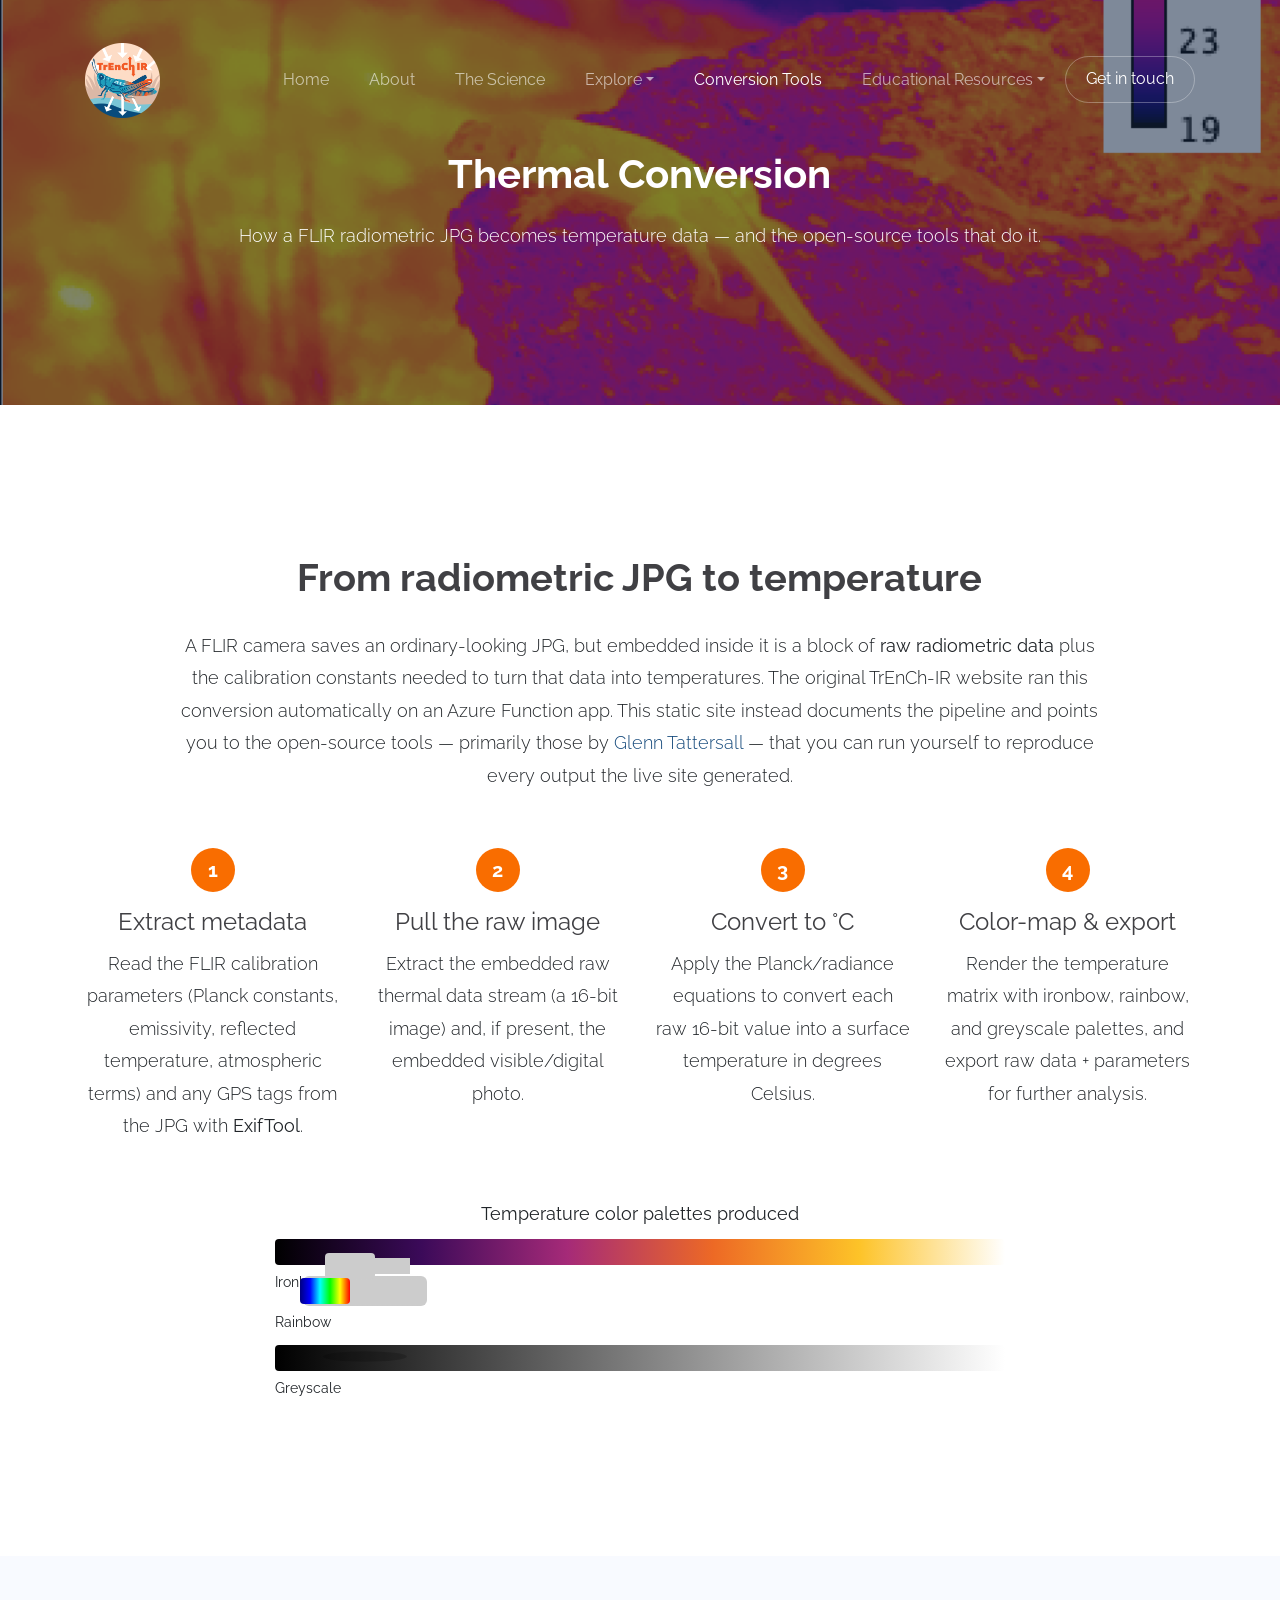
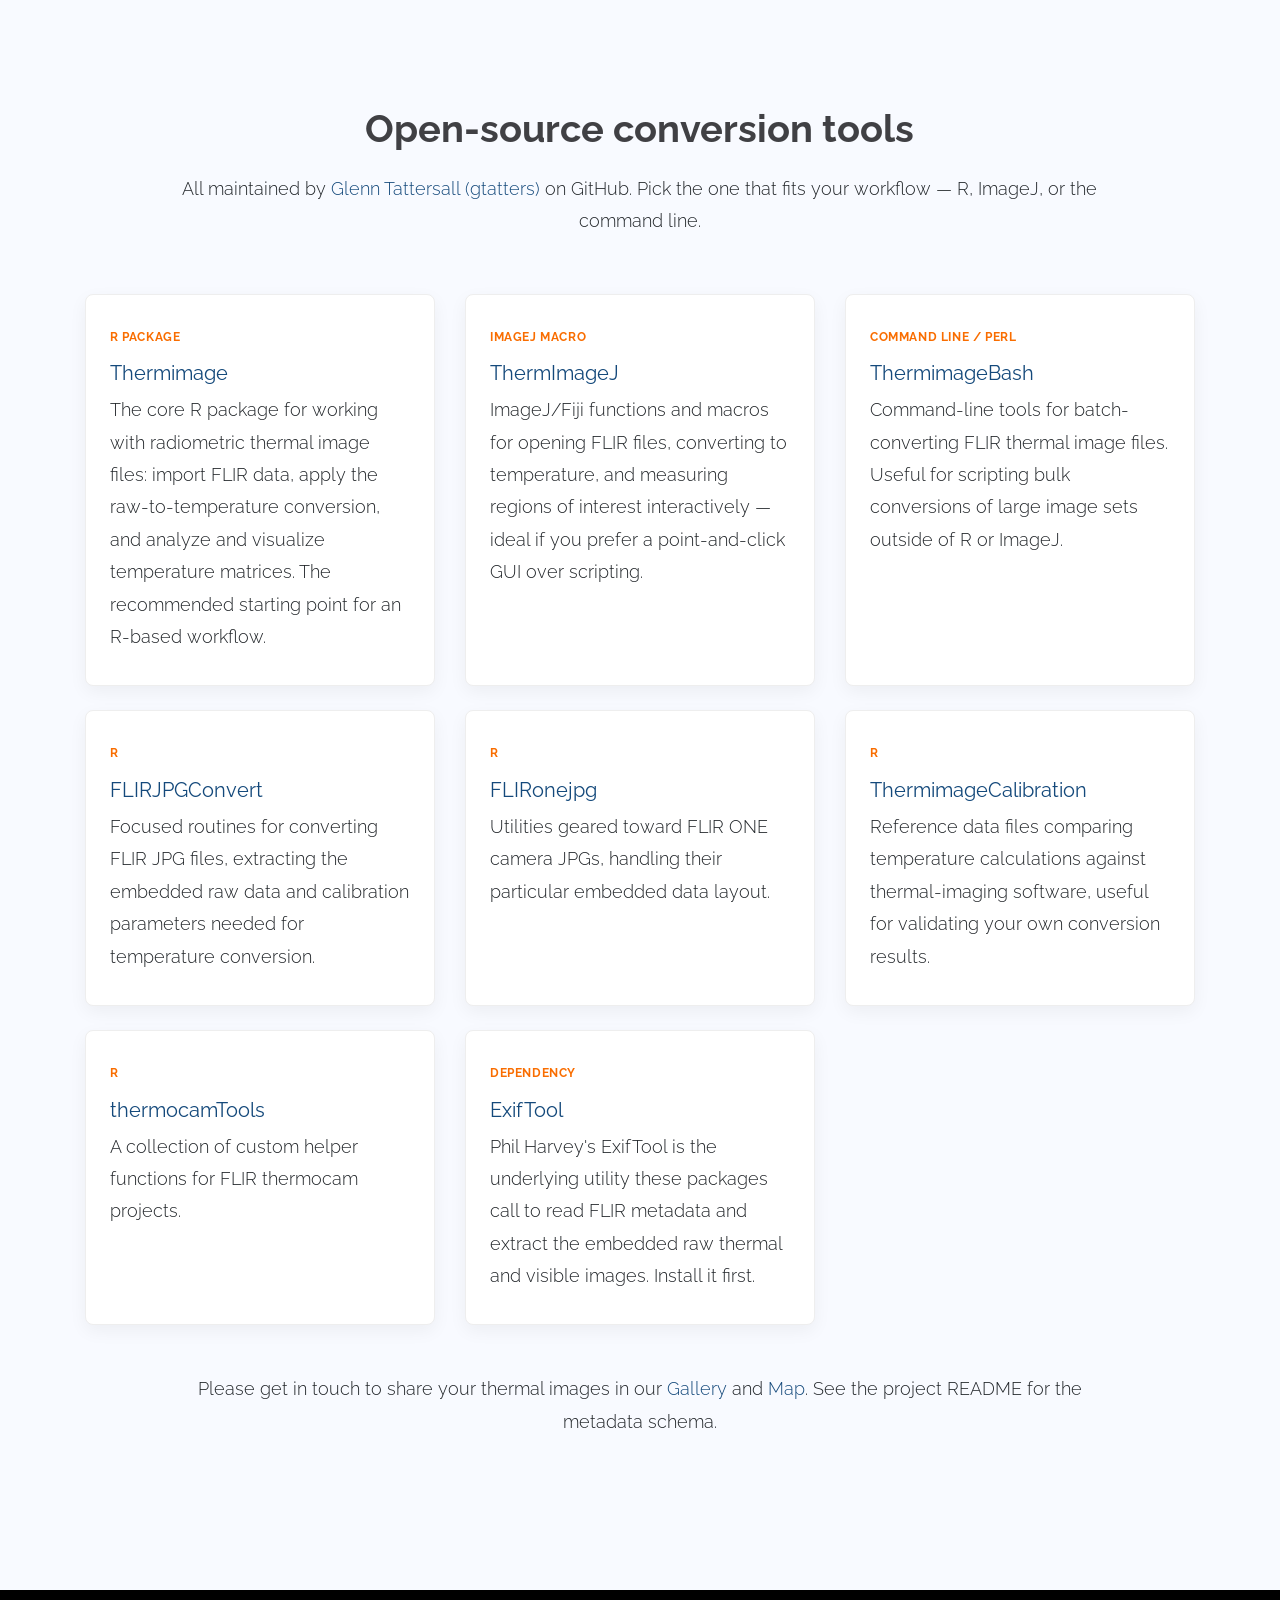
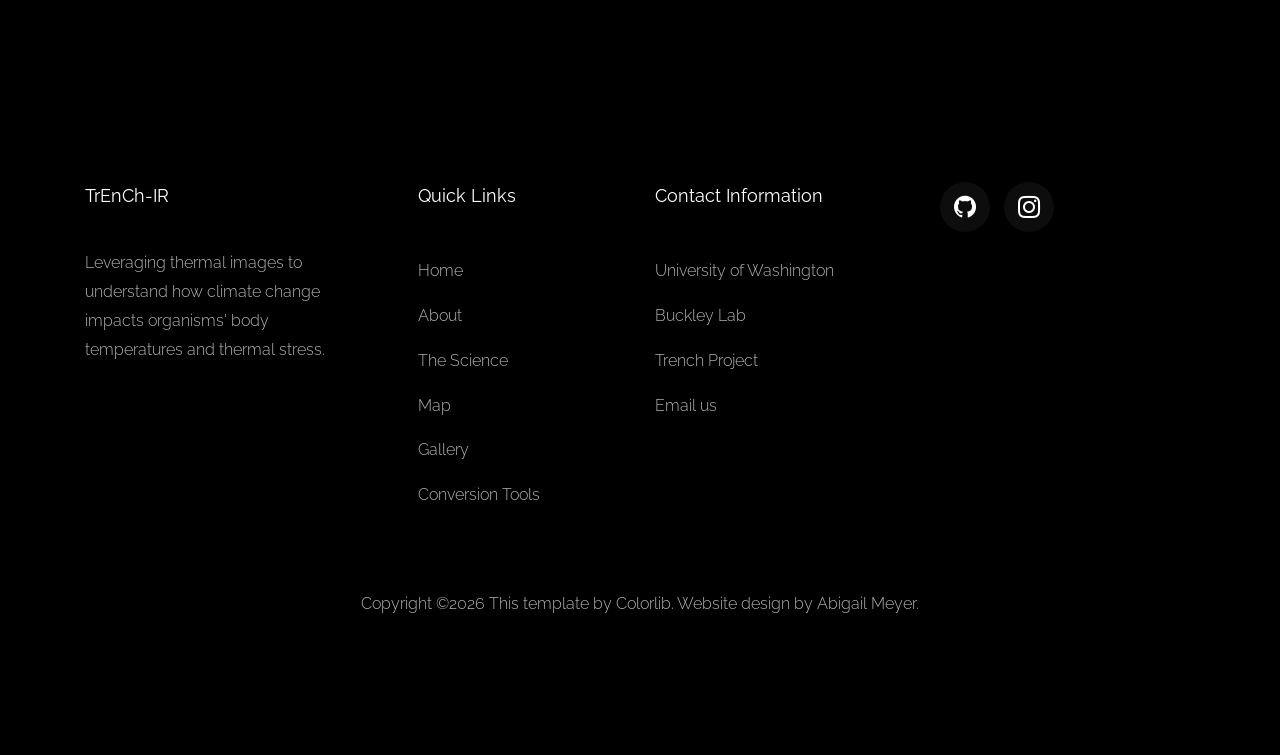
<file: conversion.html>
<!DOCTYPE html>
<html lang="en">
  <head>
    <title>TrEnCh-IR | Thermal Conversion Tools</title>
    <meta name="description" content="How FLIR thermal images are converted to temperature data, and the open-source tools that do it.">
    <meta charset="utf-8">
    <meta name="viewport" content="width=device-width, initial-scale=1, shrink-to-fit=no">
    <link href="https://fonts.googleapis.com/css?family=Raleway:100,200,300,400,700,800" rel="stylesheet">
    <link rel="stylesheet" href="stylesheets/css/animate.css">
    <link rel="stylesheet" href="stylesheets/css/aos.css">
    <link rel="stylesheet" href="stylesheets/css/ionicons.min.css">
    <link rel="stylesheet" href="stylesheets/css/flaticon.css">
    <link rel="stylesheet" href="stylesheets/css/icomoon.css">
    <link rel="stylesheet" href="stylesheets/css/style.css">
    <link rel="icon" href="favicon.ico">
    <style>
      .step-num { display:inline-flex; align-items:center; justify-content:center;
        width:44px; height:44px; border-radius:50%; background:#f96d00; color:#fff;
        font-weight:700; font-size:20px; margin-bottom:12px; }
      .tool-card { background:#fff; border:1px solid #eee; border-radius:8px; padding:24px;
        height:100%; box-shadow:0 6px 18px rgba(0,0,0,.05); transition:transform .2s; }
      .tool-card:hover { transform:translateY(-4px); }
      .tool-card h3 { font-size:20px; margin-bottom:6px; }
      .tool-lang { display:inline-block; font-size:12px; letter-spacing:.05em; text-transform:uppercase;
        color:#f96d00; font-weight:700; margin-bottom:10px; }
      .palette-swatch { height:26px; border-radius:4px; }
      .iron { background:linear-gradient(90deg,#000,#3b0a59,#a52a78,#ed6925,#fdc328,#fff); }
      .rain { background:linear-gradient(90deg,#000080,#0000ff,#00ffff,#00ff00,#ffff00,#ff0000); }
      .grey { background:linear-gradient(90deg,#000,#fff); }
    </style>
  </head>
  <body>
  <!-- START nav -->
  <nav class="navbar navbar-expand-lg navbar-dark ftco_navbar bg-dark ftco-navbar-light" id="ftco-navbar">
    <div class="container">
      <a class="navbar-brand" href="index.html"><img src="images/logo.png" height="75px" alt="TrEnCh-IR"></a>
      <button class="navbar-toggler" type="button" data-toggle="collapse" data-target="#ftco-nav" aria-controls="ftco-nav" aria-expanded="false" aria-label="Toggle navigation">
        <span class="oi oi-menu"></span> Menu
      </button>
      <div class="collapse navbar-collapse" id="ftco-nav">
        <ul class="navbar-nav ml-auto">
          <li class="nav-item"><a href="index.html" class="nav-link">Home</a></li>
          <li class="nav-item"><a href="about.html" class="nav-link">About</a></li>
          <li class="nav-item"><a href="science.html" class="nav-link">The Science</a></li>
          <li class="nav-item dropdown">
            <a class="nav-link dropdown-toggle" href="gallery.html" id="dropdown04" data-toggle="dropdown" aria-haspopup="true" aria-expanded="false">Explore</a>
            <div class="dropdown-menu" aria-labelledby="dropdown04">
              <a class="dropdown-item" href="map.html">Map</a>
              <a class="dropdown-item" href="gallery.html">Gallery</a>
            </div>
          </li>
          <li class="nav-item active"><a href="conversion.html" class="nav-link">Conversion Tools</a></li>
          <li class="nav-item dropdown">
            <a class="nav-link dropdown-toggle" href="case-studies.html" id="dropdown05" data-toggle="dropdown" aria-haspopup="true" aria-expanded="false">Educational Resources</a>
            <div class="dropdown-menu" aria-labelledby="dropdown05">
              <a class="dropdown-item" href="king-penguins.html">Case Study: Penguins</a>
              <a class="dropdown-item" href="koalas.html">Case Study: Koalas</a>
              <a class="dropdown-item" href="pollination.html">Case Study: Pollination</a>
            </div>
          </li>
          <li class="nav-item cta"><a href="mailto:lbbuckley@gmail.com" class="nav-link"><span>Get in touch</span></a></li>
        </ul>
      </div>
    </div>
  </nav>
  <!-- END nav -->

  <!-- START headline -->
  <div style="position:relative; background-image:url('images/science_1.jpg'); background-size:cover; background-position:center; min-height:45vh; display:flex; align-items:center;">
    <div style="position:absolute; inset:0; background:rgba(20,40,70,0.55);"></div>
    <div class="container" style="position:relative; z-index:2;">
      <div class="row justify-content-center">
        <div class="col-md-10 text-center" style="padding:60px 0;">
          <h1 class="mb-3" style="color:#fff;"><b>Thermal Conversion</b></h1>
          <p style="color:#fff;">How a FLIR radiometric JPG becomes temperature data &mdash; and the open-source tools that do it.</p>
        </div>
      </div>
    </div>
  </div>
  <!-- END headline -->

  <!-- START intro -->
  <section class="ftco-section">
    <div class="container">
      <div class="row justify-content-center mb-5">
        <div class="col-md-10 text-center heading-section ftco-animate">
          <h2 class="h1 mb-4">From radiometric JPG to temperature</h2>
          <p>A FLIR camera saves an ordinary-looking JPG, but embedded inside it is a block of
          <b>raw radiometric data</b> plus the calibration constants needed to turn that data into temperatures.
          The original TrEnCh-IR website ran this conversion automatically on an Azure Function app. This static
          site instead documents the pipeline and points you to the open-source tools &mdash; primarily those by
          <a href="https://github.com/gtatters" target="_blank">Glenn Tattersall</a> &mdash; that you can run yourself
          to reproduce every output the live site generated.</p>
        </div>
      </div>

      <!-- pipeline steps -->
      <div class="row text-center">
        <div class="col-md-3 ftco-animate mb-4">
          <div class="step-num">1</div>
          <h4>Extract metadata</h4>
          <p>Read the FLIR calibration parameters (Planck constants, emissivity, reflected temperature,
          atmospheric terms) and any GPS tags from the JPG with <b>ExifTool</b>.</p>
        </div>
        <div class="col-md-3 ftco-animate mb-4">
          <div class="step-num">2</div>
          <h4>Pull the raw image</h4>
          <p>Extract the embedded raw thermal data stream (a 16-bit image) and, if present, the
          embedded visible/digital photo.</p>
        </div>
        <div class="col-md-3 ftco-animate mb-4">
          <div class="step-num">3</div>
          <h4>Convert to &deg;C</h4>
          <p>Apply the Planck/radiance equations to convert each raw 16-bit value into a surface
          temperature in degrees Celsius.</p>
        </div>
        <div class="col-md-3 ftco-animate mb-4">
          <div class="step-num">4</div>
          <h4>Color-map &amp; export</h4>
          <p>Render the temperature matrix with ironbow, rainbow, and greyscale palettes, and export
          raw data + parameters for further analysis.</p>
        </div>
      </div>

      <!-- palettes -->
      <div class="row justify-content-center mt-4">
        <div class="col-md-8">
          <p class="text-center mb-2"><b>Temperature color palettes produced</b></p>
          <div class="mb-2"><div class="palette-swatch iron"></div><small>Ironbow</small></div>
          <div class="mb-2"><div class="palette-swatch rain"></div><small>Rainbow</small></div>
          <div class="mb-2"><div class="palette-swatch grey"></div><small>Greyscale</small></div>
        </div>
      </div>
    </div>
  </section>
  <!-- END intro -->

  <!-- START tools -->
  <section class="ftco-section bg-light">
    <div class="container">
      <div class="row justify-content-center mb-5">
        <div class="col-md-10 text-center heading-section ftco-animate">
          <h2 class="h1 mb-3">Open-source conversion tools</h2>
          <p>All maintained by <a href="https://github.com/gtatters" target="_blank">Glenn Tattersall (gtatters)</a> on GitHub.
          Pick the one that fits your workflow &mdash; R, ImageJ, or the command line.</p>
        </div>
      </div>

      <div class="row">
        <div class="col-md-6 col-lg-4 ftco-animate mb-4">
          <div class="tool-card">
            <span class="tool-lang">R package</span>
            <h3><a href="https://github.com/gtatters/Thermimage" target="_blank">Thermimage</a></h3>
            <p>The core R package for working with radiometric thermal image files: import FLIR data, apply the
            raw-to-temperature conversion, and analyze and visualize temperature matrices. The recommended
            starting point for an R-based workflow.</p>
          </div>
        </div>
        <div class="col-md-6 col-lg-4 ftco-animate mb-4">
          <div class="tool-card">
            <span class="tool-lang">ImageJ macro</span>
            <h3><a href="https://github.com/gtatters/ThermImageJ" target="_blank">ThermImageJ</a></h3>
            <p>ImageJ/Fiji functions and macros for opening FLIR files, converting to temperature, and measuring
            regions of interest interactively &mdash; ideal if you prefer a point-and-click GUI over scripting.</p>
          </div>
        </div>
        <div class="col-md-6 col-lg-4 ftco-animate mb-4">
          <div class="tool-card">
            <span class="tool-lang">Command line / Perl</span>
            <h3><a href="https://github.com/gtatters/ThermimageBash" target="_blank">ThermimageBash</a></h3>
            <p>Command-line tools for batch-converting FLIR thermal image files. Useful for scripting bulk
            conversions of large image sets outside of R or ImageJ.</p>
          </div>
        </div>
        <div class="col-md-6 col-lg-4 ftco-animate mb-4">
          <div class="tool-card">
            <span class="tool-lang">R</span>
            <h3><a href="https://github.com/gtatters/FLIRJPGConvert" target="_blank">FLIRJPGConvert</a></h3>
            <p>Focused routines for converting FLIR JPG files, extracting the embedded raw data and calibration
            parameters needed for temperature conversion.</p>
          </div>
        </div>
        <div class="col-md-6 col-lg-4 ftco-animate mb-4">
          <div class="tool-card">
            <span class="tool-lang">R</span>
            <h3><a href="https://github.com/gtatters/FLIRonejpg" target="_blank">FLIRonejpg</a></h3>
            <p>Utilities geared toward FLIR ONE camera JPGs, handling their particular embedded data layout.</p>
          </div>
        </div>
        <div class="col-md-6 col-lg-4 ftco-animate mb-4">
          <div class="tool-card">
            <span class="tool-lang">R</span>
            <h3><a href="https://github.com/gtatters/ThermimageCalibration" target="_blank">ThermimageCalibration</a></h3>
            <p>Reference data files comparing temperature calculations against thermal-imaging software, useful
            for validating your own conversion results.</p>
          </div>
        </div>
        <div class="col-md-6 col-lg-4 ftco-animate mb-4">
          <div class="tool-card">
            <span class="tool-lang">R</span>
            <h3><a href="https://github.com/gtatters/thermocamTools" target="_blank">thermocamTools</a></h3>
            <p>A collection of custom helper functions for FLIR thermocam projects.</p>
          </div>
        </div>
        <div class="col-md-6 col-lg-4 ftco-animate mb-4">
          <div class="tool-card">
            <span class="tool-lang">Dependency</span>
            <h3><a href="https://exiftool.org/" target="_blank">ExifTool</a></h3>
            <p>Phil Harvey's ExifTool is the underlying utility these packages call to read FLIR metadata and
            extract the embedded raw thermal and visible images. Install it first.</p>
          </div>
        </div>
      </div>

      <div class="row justify-content-center mt-4">
        <div class="col-md-10 text-center ftco-animate">
          <p>Please get in touch to share your thermal images in our <a href="gallery.html">Gallery</a> and <a href="map.html">Map</a>. See the project README for the metadata schema.</p>
        </div>
      </div>
    </div>
  </section>
  <!-- END tools -->

    <script src="js/jquery.min.js"></script>
    <script src="js/jquery-migrate-3.0.1.min.js"></script>
    <script src="js/popper.min.js"></script>
    <script src="js/bootstrap.min.js"></script>
    <script src="js/jquery.easing.1.3.js"></script>
    <script src="js/jquery.waypoints.min.js"></script>
    <script src="js/jquery.stellar.min.js"></script>
    <script src="js/aos.js"></script>
    <script src="js/scrollax.min.js"></script>
    <script src="js/main.js"></script>
    <!-- START footer -->
    <footer class="ftco-footer ftco-bg-dark ftco-section">
      <div class="container">
        <div class="row mb-5">
          <div class="col-md">
            <div class="ftco-footer-widget mb-4">
              <h2 class="ftco-heading-2">TrEnCh-IR</h2>
              <p>Leveraging thermal images to understand how climate change impacts organisms' body temperatures and thermal stress.</p>
            </div>
          </div>
          <div class="col-md">
            <div class="ftco-footer-widget mb-4 ml-5">
              <h2 class="ftco-heading-2">Quick Links</h2>
              <ul class="list-unstyled">
                <li><a href="index.html" class="py-2 d-block">Home</a></li>
                <li><a href="about.html" class="py-2 d-block">About</a></li>
                <li><a href="science.html" class="py-2 d-block">The Science</a></li>
                <li><a href="map.html" class="py-2 d-block">Map</a></li>
                <li><a href="gallery.html" class="py-2 d-block">Gallery</a></li>
                <li><a href="conversion.html" class="py-2 d-block">Conversion Tools</a></li>
              </ul>
            </div>
          </div>
          <div class="col-md">
             <div class="ftco-footer-widget mb-4">
              <h2 class="ftco-heading-2">Contact Information</h2>
              <ul class="list-unstyled">
                <li><a href="https://www.washington.edu/" class="py-2 d-block">University of Washington</a></li>
                <li><a href="http://faculty.washington.edu/lbuckley/" class="py-2 d-block">Buckley Lab</a></li>
                <li><a href="https://trenchproject.github.io/" class="py-2 d-block">Trench Project</a></li>
                <li><a href="mailto:lbbuckley@gmail.com" class="py-2 d-block">Email us</a></li>
              </ul>
            </div>
          </div>
          <div class="col-md">
            <div class="ftco-footer-widget mb-4">
              <ul class="ftco-footer-social list-unstyled float-md-left float-lft">
                <li><a href="https://github.com/trenchproject"><span class="icon-github"></span></a></li>
                <li><a href="https://www.instagram.com/trenchproject/?hl=en"><span class="icon-instagram"></span></a></li>
                </ul>
            </div>
          </div>
        </div>
        <div class="row">
          <div class="col-md-12 text-center">
            <p>Copyright &copy;<script>document.write(new Date().getFullYear());</script> This template by <a href="https://colorlib.com" target="_blank">Colorlib</a>. Website design by <a target="_blank" href="http://avmey.com">Abigail Meyer</a>.</p>
          </div>
        </div>
      </div>
    </footer>
  </body>
</html>
</file>
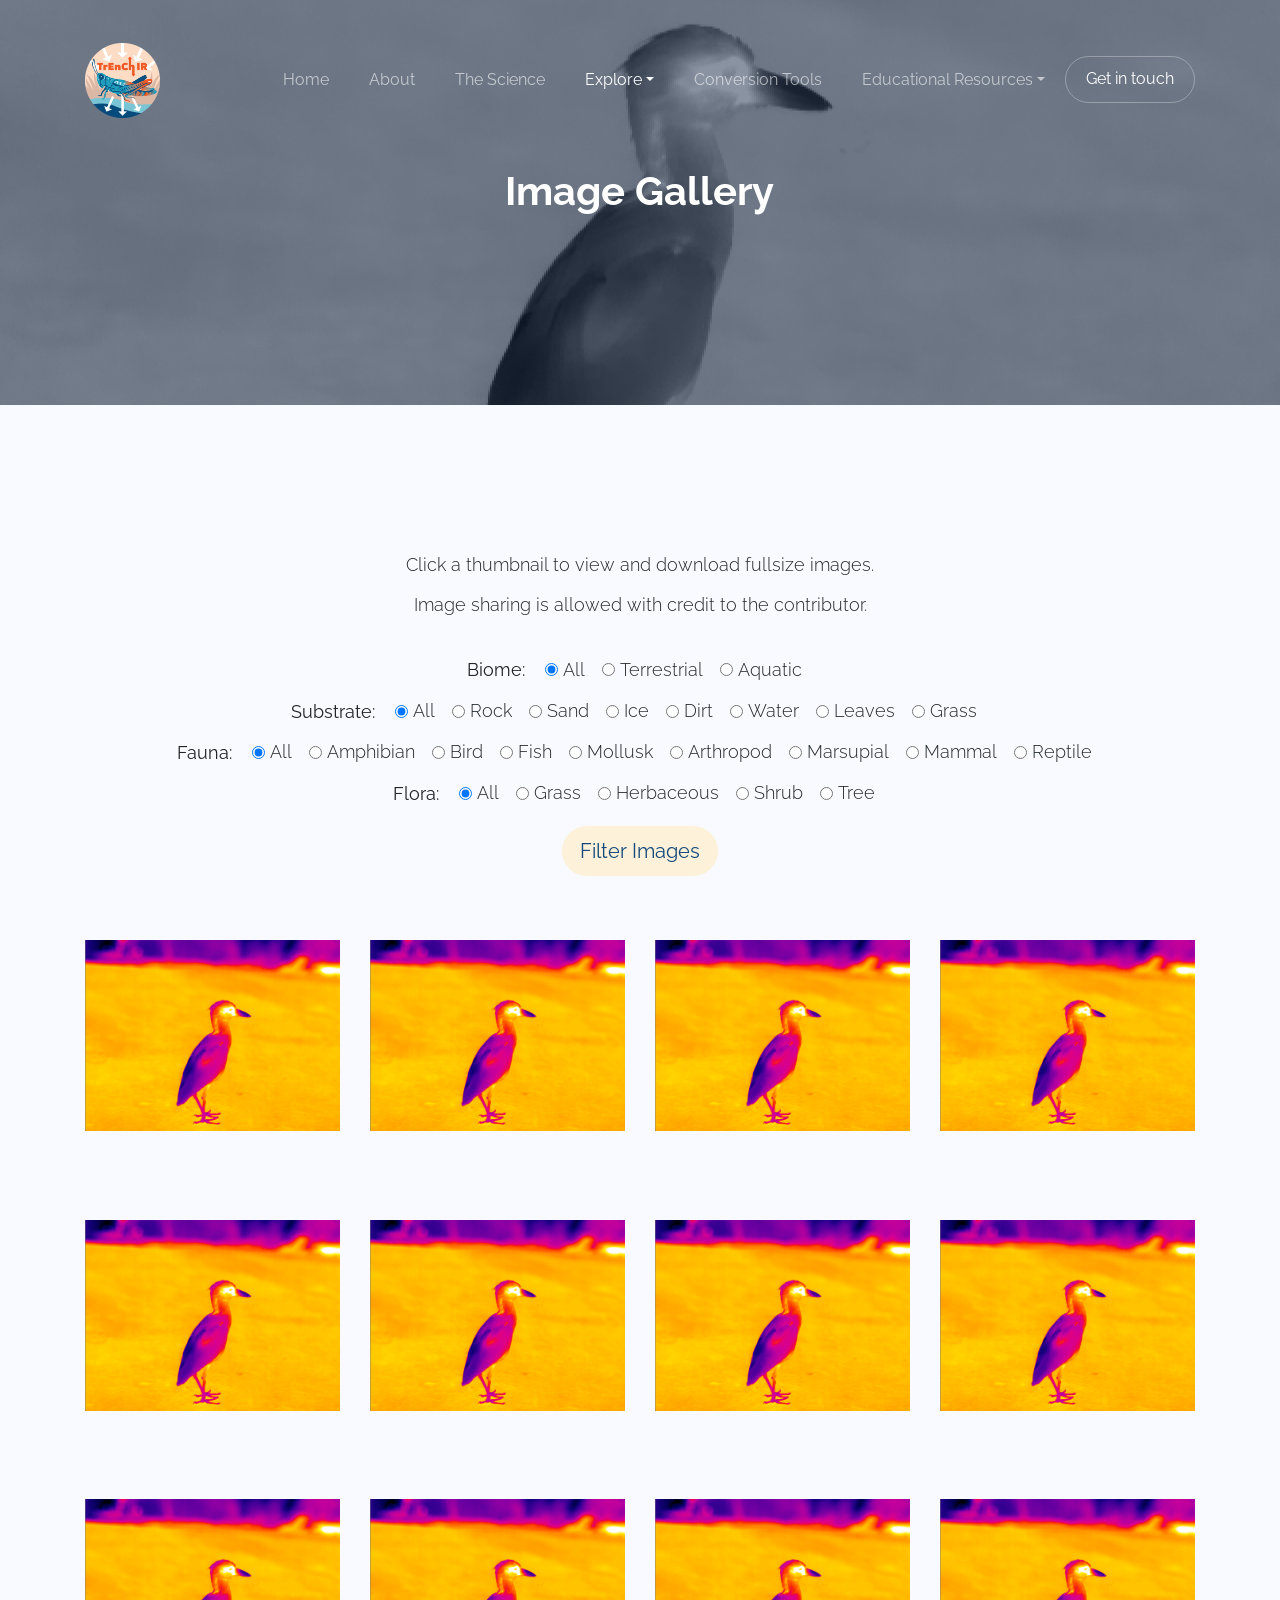
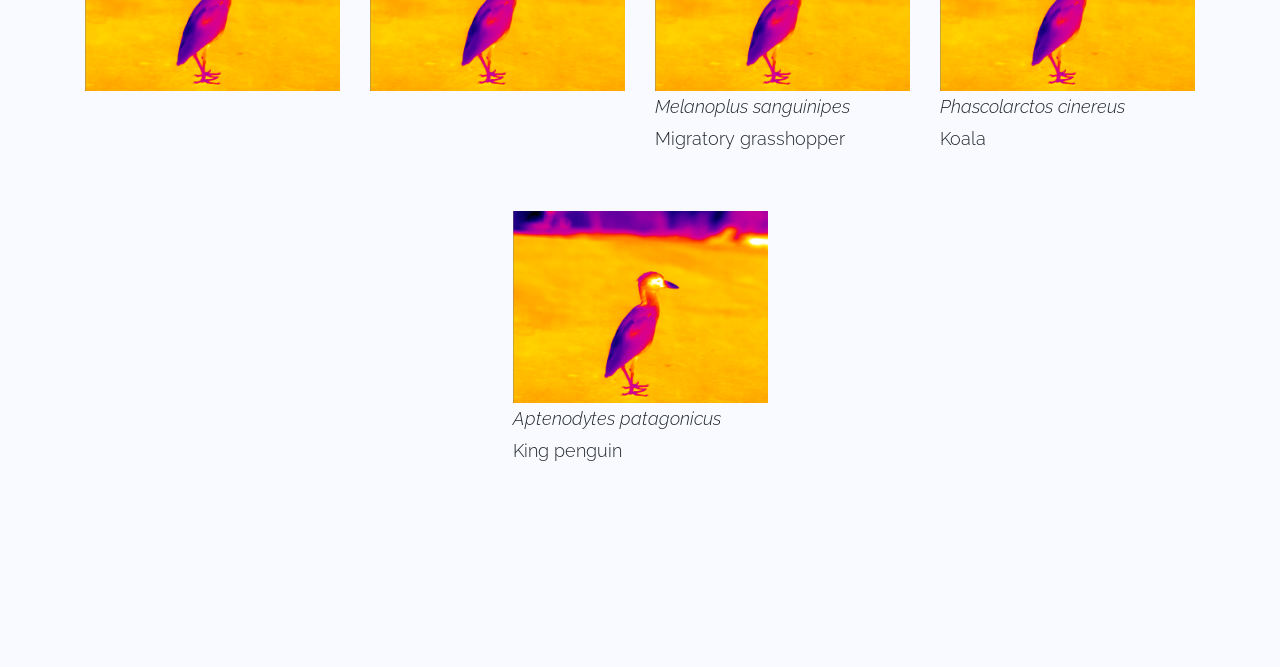
<file: gallery.html>
<!DOCTYPE html>
<html lang="en">
  <head>
    <title>TrEnCh-IR | Gallery</title>
    <meta name="description" content="Thermal ecology thermoregulation educational resources">
    <meta charset="utf-8">
    <meta name="viewport" content="width=device-width, initial-scale=1, shrink-to-fit=no">
    <link href="https://fonts.googleapis.com/css?family=Raleway:100,200,300,400,700,800" rel="stylesheet">
    <link rel="stylesheet" href="stylesheets/css/animate.css">
    <link rel="stylesheet" href="stylesheets/css/owl.carousel.min.css">
    <link rel="stylesheet" href="stylesheets/css/owl.theme.default.min.css">
    <link rel="stylesheet" href="stylesheets/css/magnific-popup.css">
    <link rel="stylesheet" href="stylesheets/css/aos.css">
    <link rel="stylesheet" href="stylesheets/css/ionicons.min.css">
    <link rel="stylesheet" href="stylesheets/css/bootstrap-datepicker.css">
    <link rel="stylesheet" href="stylesheets/css/jquery.timepicker.css">
    <link rel="stylesheet" href="stylesheets/css/flaticon.css">
    <link rel="stylesheet" href="stylesheets/css/icomoon.css">
    <link rel="stylesheet" href="stylesheets/css/style.css">
    <link rel="icon" href="favicon.ico">
  </head>
  <body>
  <!-- START nav -->
  <nav class="navbar navbar-expand-lg navbar-dark ftco_navbar bg-dark ftco-navbar-light" id="ftco-navbar">
    <div class="container">
      <a class="navbar-brand" href="index.html"><img src="images/logo.png" height="75px" alt="TrEnCh-IR"></a>
      <button class="navbar-toggler" type="button" data-toggle="collapse" data-target="#ftco-nav" aria-controls="ftco-nav" aria-expanded="false" aria-label="Toggle navigation">
        <span class="oi oi-menu"></span> Menu
      </button>
      <div class="collapse navbar-collapse" id="ftco-nav">
        <ul class="navbar-nav ml-auto">
          <li class="nav-item"><a href="index.html" class="nav-link">Home</a></li>
          <li class="nav-item"><a href="about.html" class="nav-link">About</a></li>
          <li class="nav-item"><a href="science.html" class="nav-link">The Science</a></li>
          <li class="nav-item dropdown active">
            <a class="nav-link dropdown-toggle" href="gallery.html" id="dropdown04" data-toggle="dropdown" aria-haspopup="true" aria-expanded="false">Explore</a>
            <div class="dropdown-menu" aria-labelledby="dropdown04">
              <a class="dropdown-item" href="map.html">Map</a>
              <a class="dropdown-item" href="gallery.html">Gallery</a>
            </div>
          </li>
          <li class="nav-item"><a href="conversion.html" class="nav-link">Conversion Tools</a></li>
          <li class="nav-item dropdown">
            <a class="nav-link dropdown-toggle" href="case-studies.html" id="dropdown05" data-toggle="dropdown" aria-haspopup="true" aria-expanded="false">Educational Resources</a>
            <div class="dropdown-menu" aria-labelledby="dropdown05">
              <a class="dropdown-item" href="king-penguins.html">Case Study: Penguins</a>
              <a class="dropdown-item" href="koalas.html">Case Study: Koalas</a>
              <a class="dropdown-item" href="pollination.html">Case Study: Pollination</a>
            </div>
          </li>
          <li class="nav-item cta"><a href="mailto:lbbuckley@gmail.com" class="nav-link"><span>Get in touch</span></a></li>
        </ul>
      </div>
    </div>
  </nav>
  <!-- END nav -->

  <!-- START headline -->
  <div style="position:relative; background-image:url('images/gallery_1.jpg'); background-size:cover; background-position:center; min-height:45vh; display:flex; align-items:center;">
    <div style="position:absolute; inset:0; background:rgba(20,40,70,0.5);"></div>
    <div class="container" style="position:relative; z-index:2;">
      <div class="row justify-content-center">
        <div class="col-md-10 text-center" style="padding:60px 0;">
          <h1 class="mb-4" style="color:#fff;"><b>Image Gallery</b></h1>
        </div>
      </div>
    </div>
  </div>
  <!-- END headline -->

  <!-- START gallery -->
  <div class="ftco-section bg-light">
    <div class="container">
      <div class="row justify-content-center mb-4">
        <div class="col-md-8 text-center heading-section ftco-animate">
          <p>Click a thumbnail to view and download fullsize images.</p>
          <p>Image sharing is allowed with credit to the contributor.</p>
        </div>
      </div>

      <div class="row justify-content-center mb-5 pb-3">
        <div class="col-md-12 text-center heading-section ftco-animate">
          <form id="filter-form">
          <div id="biome" class="mb-2">
            <label><b>Biome:&nbsp;&nbsp;&nbsp;</b></label>
            <div class="form-check form-check-inline">
              <input class="form-check-input" type="radio" name="biome" id="all-biome" value="all" checked>
              <label class="form-check-label" for="all-biome">All</label>
            </div>
            <div class="form-check form-check-inline">
              <input class="form-check-input" type="radio" name="biome" id="terrestrial" value="terrestrial">
              <label class="form-check-label" for="terrestrial">Terrestrial</label>
            </div>
            <div class="form-check form-check-inline">
              <input class="form-check-input" type="radio" name="biome" id="aquatic" value="aquatic">
              <label class="form-check-label" for="aquatic">Aquatic</label>
            </div>
          </div>

          <div id="substrate" class="mb-2">
            <label><b>Substrate:&nbsp;&nbsp;&nbsp;</b></label>
            <div class="form-check form-check-inline"><input class="form-check-input" type="radio" name="substrate" value="all" checked><label class="form-check-label">All</label></div>
            <div class="form-check form-check-inline"><input class="form-check-input" type="radio" name="substrate" value="rock"><label class="form-check-label">Rock</label></div>
            <div class="form-check form-check-inline"><input class="form-check-input" type="radio" name="substrate" value="sand"><label class="form-check-label">Sand</label></div>
            <div class="form-check form-check-inline"><input class="form-check-input" type="radio" name="substrate" value="ice"><label class="form-check-label">Ice</label></div>
            <div class="form-check form-check-inline"><input class="form-check-input" type="radio" name="substrate" value="dirt"><label class="form-check-label">Dirt</label></div>
            <div class="form-check form-check-inline"><input class="form-check-input" type="radio" name="substrate" value="water"><label class="form-check-label">Water</label></div>
            <div class="form-check form-check-inline"><input class="form-check-input" type="radio" name="substrate" value="leaves"><label class="form-check-label">Leaves</label></div>
            <div class="form-check form-check-inline"><input class="form-check-input" type="radio" name="substrate" value="grass"><label class="form-check-label">Grass</label></div>
          </div>

          <div id="fauna" class="mb-2">
            <label><b>Fauna:&nbsp;&nbsp;&nbsp;</b></label>
            <div class="form-check form-check-inline"><input class="form-check-input" type="radio" name="fauna" value="all" checked><label class="form-check-label">All</label></div>
            <div class="form-check form-check-inline"><input class="form-check-input" type="radio" name="fauna" value="Amphibian"><label class="form-check-label">Amphibian</label></div>
            <div class="form-check form-check-inline"><input class="form-check-input" type="radio" name="fauna" value="Bird"><label class="form-check-label">Bird</label></div>
            <div class="form-check form-check-inline"><input class="form-check-input" type="radio" name="fauna" value="Fish"><label class="form-check-label">Fish</label></div>
            <div class="form-check form-check-inline"><input class="form-check-input" type="radio" name="fauna" value="Mollusk"><label class="form-check-label">Mollusk</label></div>
            <div class="form-check form-check-inline"><input class="form-check-input" type="radio" name="fauna" value="Arthropod"><label class="form-check-label">Arthropod</label></div>
            <div class="form-check form-check-inline"><input class="form-check-input" type="radio" name="fauna" value="Marsupial"><label class="form-check-label">Marsupial</label></div>
            <div class="form-check form-check-inline"><input class="form-check-input" type="radio" name="fauna" value="Mammal"><label class="form-check-label">Mammal</label></div>
            <div class="form-check form-check-inline"><input class="form-check-input" type="radio" name="fauna" value="Reptile"><label class="form-check-label">Reptile</label></div>
          </div>

          <div id="flora" class="mb-3">
            <label><b>Flora:&nbsp;&nbsp;&nbsp;</b></label>
            <div class="form-check form-check-inline"><input class="form-check-input" type="radio" name="flora" value="all" checked><label class="form-check-label">All</label></div>
            <div class="form-check form-check-inline"><input class="form-check-input" type="radio" name="flora" value="Grass"><label class="form-check-label">Grass</label></div>
            <div class="form-check form-check-inline"><input class="form-check-input" type="radio" name="flora" value="Herbaceous"><label class="form-check-label">Herbaceous</label></div>
            <div class="form-check form-check-inline"><input class="form-check-input" type="radio" name="flora" value="Shrub"><label class="form-check-label">Shrub</label></div>
            <div class="form-check form-check-inline"><input class="form-check-input" type="radio" name="flora" value="Tree"><label class="form-check-label">Tree</label></div>
          </div>
          <div><button class="btn btn-primary btn-lg" type="submit">Filter Images</button></div>
          </form>
        </div>
      </div>

      <div id="gallery-grid" class="row justify-content-center"></div>
      <div id="gallery-empty" class="row justify-content-center" style="display:none;">
        <div class="col-md-8 text-center"><p>No images match the selected filters.</p></div>
      </div>
    </div>
  </div>
  <!-- END gallery -->

    <script src="js/jquery.min.js"></script>
    <script src="js/jquery-migrate-3.0.1.min.js"></script>
    <script src="js/popper.min.js"></script>
    <script src="js/bootstrap.min.js"></script>
    <script src="js/aos.js"></script>
    <script src="data/config.js"></script>
    <script>
      let ALL_IMAGES = [];

      function matches(img, f) {
        if (f.biome !== "all" && (img.biome || "").toLowerCase() !== f.biome) return false;
        if (f.substrate !== "all" && (img.substrate || "").toLowerCase() !== f.substrate) return false;
        if (f.fauna !== "all" && img.fauna1 !== f.fauna && img.fauna2 !== f.fauna) return false;
        if (f.flora !== "all" && img.flora1 !== f.flora && img.flora2 !== f.flora) return false;
        return true;
      }

      function currentFilters() {
        const v = n => (document.querySelector(`input[name="${n}"]:checked`) || {}).value || "all";
        return { biome: v("biome"), substrate: v("substrate"), fauna: v("fauna"), flora: v("flora") };
      }

      function pageLink(img) {
        const p = new URLSearchParams();
        Object.entries(img).forEach(([k, val]) => { if (val !== undefined && val !== null) p.set(k, val); });
        return "page.html?" + p.toString();
      }

      function render() {
        const f = currentFilters();
        const grid = document.getElementById("gallery-grid");
        const empty = document.getElementById("gallery-empty");
        grid.innerHTML = "";
        const shown = ALL_IMAGES.filter(img => matches(img, f));
        empty.style.display = shown.length ? "none" : "flex";
        shown.forEach(img => {
          const thumb = img.iron ? imageUrl(img.iron) : (img.embedded ? imageUrl(img.embedded) : "images/gallery_2.jpg");
          const col = document.createElement("div");
          col.className = "col-md-3 mb-5 ftco-animate";
          col.innerHTML =
            `<a href="${pageLink(img)}">` +
              `<img src="${thumb}" class="img-fluid" alt="${img.scientificName || img.name}" ` +
                `onerror="this.onerror=null;this.src='images/gallery_2.jpg';"></a>` +
            `<p><i>${img.scientificName || ""}</i><br>${img.commonName || ""}</p>`;
          grid.appendChild(col);
        });
      }

      document.getElementById("filter-form").addEventListener("submit", e => { e.preventDefault(); render(); });

      fetch("data/images.json")
        .then(r => r.json())
        .then(d => { ALL_IMAGES = (d.images || []); render(); })
        .catch(() => {
          document.getElementById("gallery-grid").innerHTML =
            '<div class="col-md-8 text-center"><p>Could not load image metadata (data/images.json).</p></div>';
        });
    </script>
  </body>
</html>
</file>
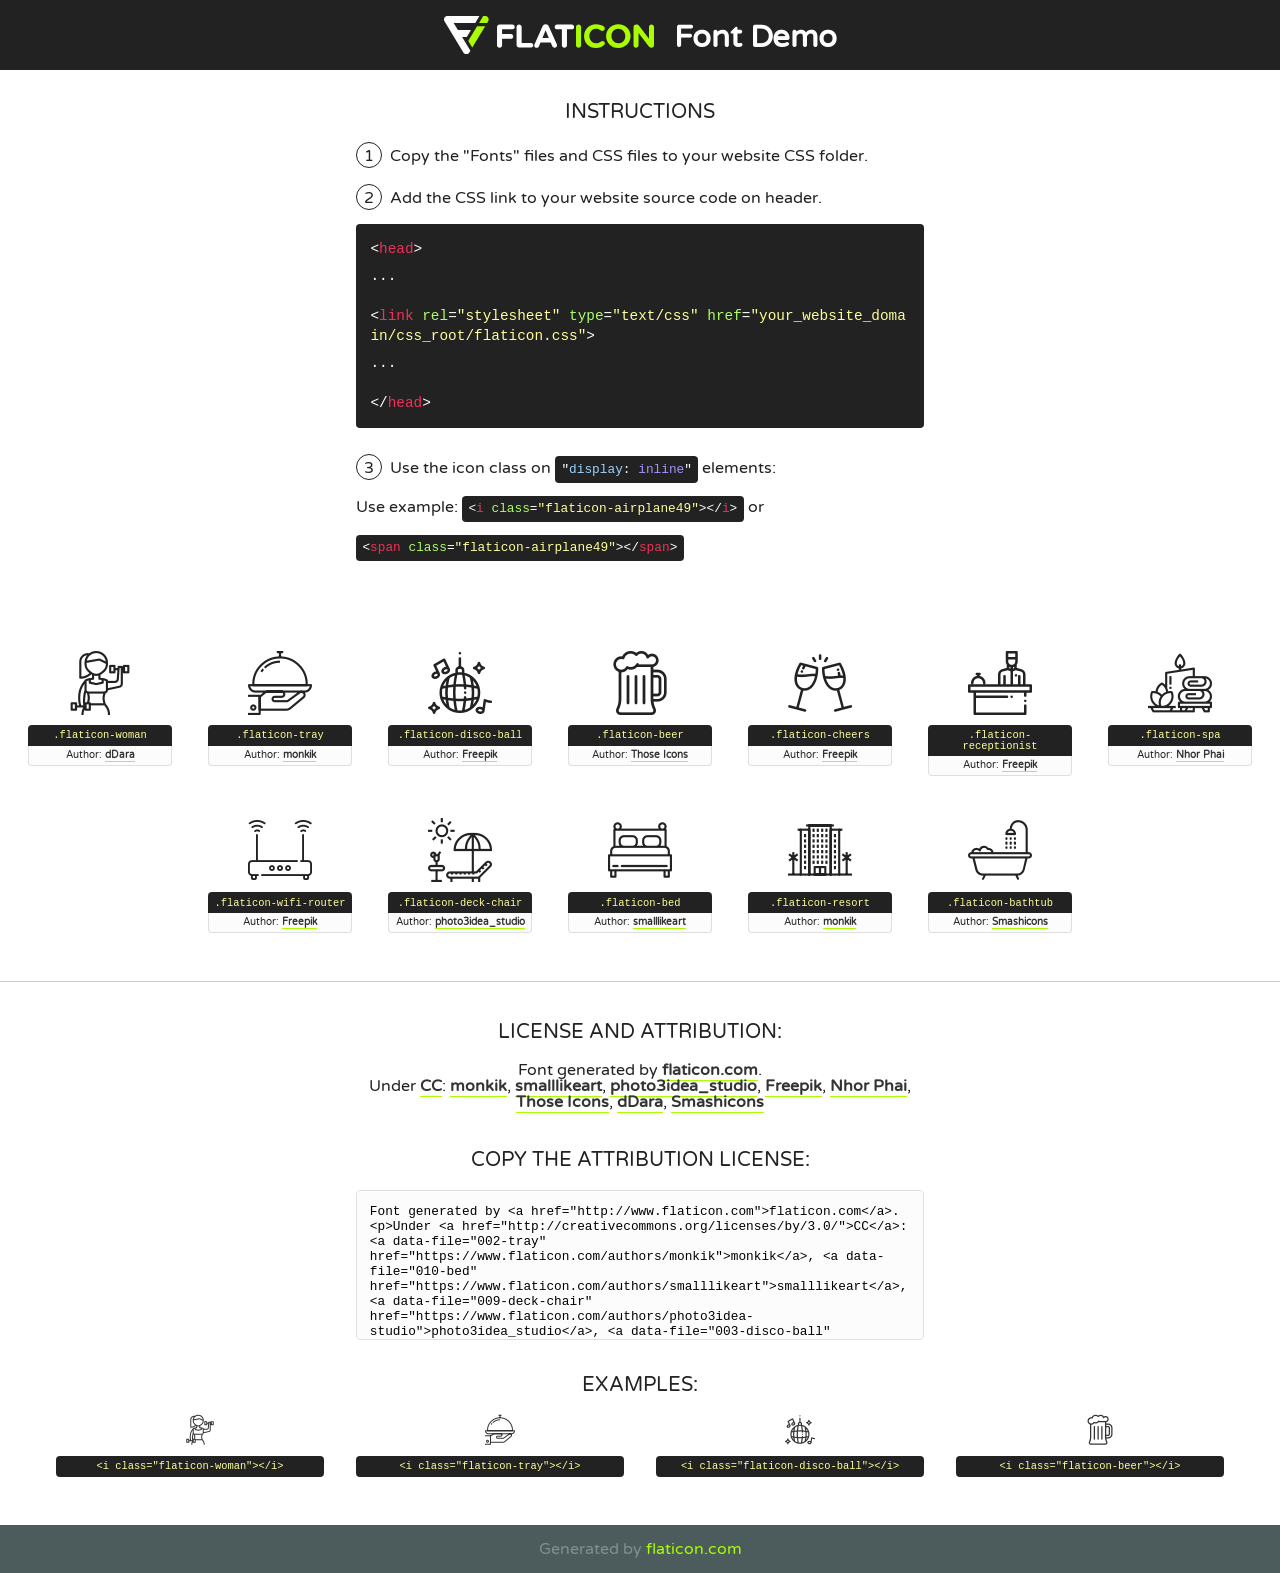
<file: stylesheets/fonts/flaticon/font/flaticon.html>
<!DOCTYPE html>
<!--
  Flaticon icon font: Flaticon
  Creation date: 11/07/2018 10:34
-->
<html>
<!DOCTYPE html>
<html>

<head>
    <title>Flaticon WebFont</title>
    <link href="http://fonts.googleapis.com/css?family=Varela+Round" rel="stylesheet" type="text/css" />
    <link rel="stylesheet" type="text/css" href="flaticon.css">
    <meta charset="UTF-8">
    <style>
    html, body, div, span, applet, object, iframe,
    h1, h2, h3, h4, h5, h6, p, blockquote, pre,
    a, abbr, acronym, address, big, cite, code,
    del, dfn, em, img, ins, kbd, q, s, samp,
    small, strike, strong, sub, sup, tt, var,
    b, u, i, center,
    dl, dt, dd, ol, ul, li,
    fieldset, form, label, legend,
    table, caption, tbody, tfoot, thead, tr, th, td,
    article, aside, canvas, details, embed, 
    figure, figcaption, footer, header, hgroup, 
    menu, nav, output, ruby, section, summary,
    time, mark, audio, video {
        margin: 0;
        padding: 0;
        border: 0;
        font-size: 100%;
        font: inherit;
        vertical-align: baseline;
    }
    /* HTML5 display-role reset for older browsers */
    article, aside, details, figcaption, figure, 
    footer, header, hgroup, menu, nav, section {
        display: block;
    }
    body {
        line-height: 1;
    }
    ol, ul {
        list-style: none;
    }
    blockquote, q {
        quotes: none;
    }
    blockquote:before, blockquote:after,
    q:before, q:after {
        content: '';
        content: none;
    }
    table {
        border-collapse: collapse;
        border-spacing: 0;
    }
    body {
        font-family: 'Varela Round', Helvetica, Arial, sans-serif;
        font-size: 16px;
        color: #222;
    }
    a {
        color: #333;
        border-bottom: 1px solid #a9fd00;
        font-weight: bold;
        text-decoration: none;
    }
    * {
        -moz-box-sizing: border-box;
        -webkit-box-sizing: border-box;
        box-sizing: border-box;
        margin: 0;
        padding: 0;
    }
    [class^="flaticon-"]:before, [class*=" flaticon-"]:before, [class^="flaticon-"]:after, [class*=" flaticon-"]:after {
        font-family: Flaticon;
        font-size: 30px;
        font-style: normal;
        margin-left: 20px;
        color: #333;
    }
    .wrapper {
        max-width: 600px;
        margin: auto;
        padding: 0 1em;
    }
    .title {
        font-size: 1.25em;
        text-align: center;
        margin-bottom: 1em;
        text-transform: uppercase;
    }
    header {
        text-align: center;
        background-color: #222;
        color: #fff;
        padding: 1em;
    }
    header .logo {
        width: 210px;
        height: 38px;
        display: inline-block;
        vertical-align: middle;
        margin-right: 1em;
        border: none;
    }
    header strong {
        font-size: 1.95em;
        font-weight: bold;
        vertical-align: middle;
        margin-top: 5px;
        display: inline-block;
    }
    .demo {
        margin: 2em auto;
        line-height: 1.25em;
    }
    .demo ul li {
        margin-bottom: 1em;
    }
    .demo ul li .num {
        color: #222;
        border-radius: 20px;
        display: inline-block;
        width: 26px;
        padding: 3px;
        height: 26px;
        text-align: center;
        margin-right: 0.5em;
        border: 1px solid #222;
    }
    .demo ul li code {
        background-color: #222;
        border-radius: 4px;
        padding: 0.25em 0.5em;
        display: inline-block;
        color: #fff;
        font-family: Consolas,Monaco,Lucida Console,Liberation Mono,DejaVu Sans Mono,Bitstream Vera Sans Mono,Courier New, monospace;
        font-weight: lighter;
        margin-top: 1em;
        font-size: 0.8em;
        word-break: break-all;
    }
    .demo ul li code.big {
        padding: 1em;
        font-size: 0.9em;
    }
    .demo ul li code .red {
        color: #EF3159;
    }
    .demo ul li code .green {
        color: #ACFF65;
    }
    .demo ul li code .yellow {
        color: #FFFF99;
    }
    .demo ul li code .blue {
        color: #99D3FF;
    }
    .demo ul li code .purple {
        color: #A295FF;
    }
    .demo ul li code .dots {
        margin-top: 0.5em;
        display: block;
    }
    #glyphs {
        border-bottom: 1px solid #ccc;
        padding: 2em 0;
        text-align: center;
    }
    .glyph {
        display: inline-block;
        width: 9em;
        margin: 1em;
        text-align: center;
        vertical-align: top;
        background: #FFF;
    }
    .glyph .glyph-icon {
        padding: 10px;
        display: block;
        font-family:"Flaticon";
        font-size: 64px;
        line-height: 1;
    }
    .glyph .glyph-icon:before {
        font-size: 64px;
        color: #222;
        margin-left: 0;
    }
    .class-name {
        font-size: 0.65em;
        background-color: #222;
        color: #fff;
        border-radius: 4px 4px 0 0;
        padding: 0.5em;
        color: #FFFF99;
        font-family: Consolas,Monaco,Lucida Console,Liberation Mono,DejaVu Sans Mono,Bitstream Vera Sans Mono,Courier New, monospace;
    }
    .author-name {
        font-size: 0.6em;
        background-color: #fcfcfd;
        border: 1px solid #DEDEE4;
        border-top: 0;
        border-radius: 0 0 4px 4px;
        padding: 0.5em;
    }
    .class-name:last-child {
        font-size: 10px;
        color:#888;
    }
    .class-name:last-child a {
        font-size: 10px;
        color:#555;
    }
    .class-name:last-child a:hover {
        color:#a9fd00;
    }
    .glyph > input {
        display: block;
        width: 100px;
        margin: 5px auto;
        text-align: center;
        font-size: 12px;
        cursor: text;
    }
    .glyph > input.icon-input {
        font-family:"Flaticon";
        font-size: 16px;
        margin-bottom: 10px;
    }
    .attribution .title {
        margin-top: 2em;
    }
    .attribution textarea {
        background-color: #fcfcfd;
        padding: 1em;
        border: none;
        box-shadow: none;
        border: 1px solid #DEDEE4;
        border-radius: 4px;
        resize: none;
        width: 100%;
        height: 150px;
        font-size: 0.8em;
        font-family: Consolas,Monaco,Lucida Console,Liberation Mono,DejaVu Sans Mono,Bitstream Vera Sans Mono,Courier New, monospace;
        -webkit-appearance: none;
    }
    .iconsuse {
        margin: 2em auto;
        text-align: center;
        max-width: 1200px;
    }
    .iconsuse:after {
        content: '';
        display: table;
        clear: both;
    }
    .iconsuse .image {
        float: left;
        width: 25%;
        padding: 0 1em;
    }
    .iconsuse .image p {
        margin-bottom: 1em;
    }
    .iconsuse .image span {
        display: block;
        font-size: 0.65em;
        background-color: #222;
        color: #fff;
        border-radius: 4px;
        padding: 0.5em;
        color: #FFFF99;
        margin-top: 1em;
        font-family: Consolas,Monaco,Lucida Console,Liberation Mono,DejaVu Sans Mono,Bitstream Vera Sans Mono,Courier New, monospace;
    }
    #footer {
        text-align: center;
        background-color: #4C5B5C;
        color: #7c9192;
        padding: 1em;
    }
    #footer a {
        border: none;
        color: #a9fd00;
        font-weight: normal;
    }
    @media (max-width: 960px) {
        .iconsuse .image {
            width: 50%;
        }
    }
    @media (max-width: 560px) {
        .iconsuse .image {
            width: 100%;
        }
    }
    </style>
</head>

<body class="characters-off">

    <header>
        <a href="http://www.flaticon.com" target="_blank" class="logo">
            <svg version="1.1" xmlns="http://www.w3.org/2000/svg" xmlns:xlink="http://www.w3.org/1999/xlink" xmlns:a="http://ns.adobe.com/AdobeSVGViewerExtensions/3.0/" viewBox="0 0 560.875 102.036" enable-background="new 0 0 560.875 102.036" xml:space="preserve">
                <defs>
                </defs>
                <g>
                    <g class="letters">
                        <path fill="#ffffff" d="M141.596,29.675c0-3.777,2.985-6.767,6.764-6.767h34.438c3.426,0,6.15,2.728,6.15,6.15
                        c0,3.43-2.724,6.149-6.15,6.149h-27.674v13.091h23.719c3.429,0,6.151,2.724,6.151,6.15c0,3.43-2.723,6.149-6.151,6.149h-23.719
                        v17.574c0,3.773-2.986,6.761-6.764,6.761c-3.779,0-6.764-2.989-6.764-6.761V29.675z"></path>
                        <path fill="#ffffff" d="M193.844,29.149c0-3.781,2.985-6.767,6.764-6.767c3.776,0,6.763,2.985,6.763,6.767v42.957h25.039
                        c3.426,0,6.149,2.726,6.149,6.153c0,3.425-2.723,6.15-6.149,6.15h-31.802c-3.779,0-6.764-2.986-6.764-6.768V29.149z"></path>
                        <path fill="#ffffff" d="M241.891,75.71l21.438-48.407c1.492-3.341,4.215-5.357,7.906-5.357h0.792
                        c3.686,0,6.323,2.017,7.815,5.357l21.439,48.407c0.436,0.967,0.701,1.845,0.701,2.723c0,3.602-2.809,6.501-6.414,6.501
                        c-3.161,0-5.269-1.845-6.499-4.655l-4.132-9.661h-27.059l-4.301,10.102c-1.144,2.631-3.426,4.214-6.237,4.214
                        c-3.517,0-6.24-2.81-6.24-6.325C241.1,77.64,241.451,76.677,241.891,75.71z M279.932,58.666l-8.521-20.297l-8.526,20.297H279.932
                        z"></path>
                        <path fill="#ffffff" d="M314.864,35.387H301.86c-3.429,0-6.239-2.813-6.239-6.238c0-3.429,2.811-6.24,6.239-6.24h39.533
                        c3.426,0,6.237,2.811,6.237,6.24c0,3.425-2.811,6.238-6.237,6.238h-13.001v42.785c0,3.773-2.99,6.761-6.764,6.761
                        c-3.779,0-6.764-2.989-6.764-6.761V35.387z"></path>
                        <path fill="#A9FD00" d="M352.615,29.149c0-3.781,2.985-6.767,6.767-6.767c3.774,0,6.761,2.985,6.761,6.767v49.024
                        c0,3.773-2.987,6.761-6.761,6.761c-3.781,0-6.767-2.989-6.767-6.761V29.149z"></path>
                        <path fill="#A9FD00" d="M374.132,53.836v-0.179c0-17.481,13.178-31.801,32.065-31.801c9.22,0,15.459,2.458,20.557,6.238
                        c1.402,1.054,2.637,2.985,2.637,5.357c0,3.692-2.985,6.59-6.681,6.59c-1.845,0-3.071-0.702-4.044-1.319
                        c-3.776-2.813-7.729-4.393-12.562-4.393c-10.364,0-17.831,8.611-17.831,19.154v0.173c0,10.542,7.291,19.329,17.831,19.329
                        c5.715,0,9.492-1.756,13.359-4.834c1.049-0.874,2.458-1.491,4.039-1.491c3.429,0,6.325,2.813,6.325,6.236
                        c0,2.106-1.056,3.78-2.282,4.834c-5.539,4.834-12.036,7.733-21.878,7.733C387.572,85.464,374.132,71.493,374.132,53.836z"></path>
                        <path fill="#A9FD00" d="M433.009,53.836v-0.179c0-17.481,13.79-31.801,32.766-31.801c18.981,0,32.592,14.143,32.592,31.628v0.173
                        c0,17.483-13.785,31.807-32.769,31.807C446.625,85.464,433.009,71.32,433.009,53.836z M484.224,53.836v-0.179
                        c0-10.539-7.725-19.326-18.626-19.326c-10.893,0-18.449,8.611-18.449,19.154v0.173c0,10.542,7.73,19.329,18.626,19.329
                        C476.676,72.986,484.224,64.378,484.224,53.836z"></path>
                        <path fill="#A9FD00" d="M506.233,29.321c0-3.774,2.99-6.763,6.767-6.763h1.401c3.252,0,5.183,1.583,7.029,3.953l26.093,34.265
                        V29.059c0-3.692,2.99-6.677,6.681-6.677c3.683,0,6.671,2.985,6.671,6.677v48.934c0,3.78-2.987,6.765-6.764,6.765h-0.436
                        c-3.257,0-5.188-1.581-7.034-3.953l-27.056-35.492v32.944c0,3.687-2.985,6.676-6.678,6.676c-3.683,0-6.673-2.989-6.673-6.676
                        V29.321z"></path>
                    </g>
                    <g class="insignia">
                        <path fill="#ffffff" d="M48.372,56.137h12.517l11.156-18.537H37.186L25.688,18.539h57.825L94.668,0H9.271
                        C5.925,0,2.842,1.801,1.198,4.716c-1.644,2.907-1.593,6.482,0.134,9.343l50.38,83.501c1.678,2.781,4.689,4.476,7.938,4.476
                        c3.246,0,6.257-1.695,7.935-4.476l2.898-4.804L48.372,56.137z"></path>
                        <g class="i">
                            <path fill="#A9FD00" d="M93.575,18.539h0.031v0.004l21.652,0.004l2.705-4.488c1.727-2.861,1.778-6.436,0.133-9.343
                            C116.454,1.801,113.371,0,110.026,0h-5.294L93.575,18.539z"></path>
                            <polygon fill="#A9FD00" points="88.291,27.356 64.725,66.486 75.519,84.404 109.942,27.356"></polygon>
                        </g>
                    </g>
                </g>
            </svg>
        </a>
        <strong>Font Demo</strong>
    </header>


    <section class="demo wrapper">

        <p class="title">Instructions</p>

        <ul>
            <li>
                <span class="num">1</span>Copy the "Fonts" files and CSS files to your website CSS folder.
            </li>
            <li>
                <span class="num">2</span>Add the CSS link to your website source code on header.
                <code class="big">
                    &lt;<span class="red">head</span>&gt;
                    <br/><span class="dots">...</span>
                    <br/>&lt;<span class="red">link</span> <span class="green">rel</span>=<span class="yellow">"stylesheet"</span> <span class="green">type</span>=<span class="yellow">"text/css"</span> <span class="green">href</span>=<span class="yellow">"your_website_domain/css_root/flaticon.css"</span>&gt;
                    <br/><span class="dots">...</span>
                    <br/>&lt;/<span class="red">head</span>&gt;
                </code>
            </li>

            <li>
                <p>
                    <span class="num">3</span>Use the icon class on <code>"<span class="blue">display</span>:<span class="purple"> inline</span>"</code> elements:
                    <br />
                    Use example: <code>&lt;<span class="red">i</span> <span class="green">class</span>=<span class="yellow">&quot;flaticon-airplane49&quot;</span>&gt;&lt;/<span class="red">i</span>&gt;</code> or <code>&lt;<span class="red">span</span> <span class="green">class</span>=<span class="yellow">&quot;flaticon-airplane49&quot;</span>&gt;&lt;/<span class="red">span</span>&gt;</code>
            </li>
        </ul>

    </section>




   <section id="glyphs">          
    
      
        <div class="glyph"><div class="glyph-icon flaticon-woman"></div>
            <div class="class-name">.flaticon-woman</div>
            <div class="author-name">Author: <a data-file="001-woman" href="https://www.flaticon.com/authors/ddara">dDara</a> </div> 
        </div>        
        
        <div class="glyph"><div class="glyph-icon flaticon-tray"></div>
            <div class="class-name">.flaticon-tray</div>
            <div class="author-name">Author: <a data-file="002-tray" href="https://www.flaticon.com/authors/monkik">monkik</a> </div> 
        </div>        
        
        <div class="glyph"><div class="glyph-icon flaticon-disco-ball"></div>
            <div class="class-name">.flaticon-disco-ball</div>
            <div class="author-name">Author: <a data-file="003-disco-ball" href="http://www.freepik.com">Freepik</a> </div> 
        </div>        
        
        <div class="glyph"><div class="glyph-icon flaticon-beer"></div>
            <div class="class-name">.flaticon-beer</div>
            <div class="author-name">Author: <a data-file="004-beer" href="https://www.flaticon.com/authors/those-icons">Those Icons</a> </div> 
        </div>        
        
        <div class="glyph"><div class="glyph-icon flaticon-cheers"></div>
            <div class="class-name">.flaticon-cheers</div>
            <div class="author-name">Author: <a data-file="005-cheers" href="http://www.freepik.com">Freepik</a> </div> 
        </div>        
        
        <div class="glyph"><div class="glyph-icon flaticon-receptionist"></div>
            <div class="class-name">.flaticon-receptionist</div>
            <div class="author-name">Author: <a data-file="006-receptionist" href="http://www.freepik.com">Freepik</a> </div> 
        </div>        
        
        <div class="glyph"><div class="glyph-icon flaticon-spa"></div>
            <div class="class-name">.flaticon-spa</div>
            <div class="author-name">Author: <a data-file="007-spa" href="https://www.flaticon.com/authors/nhor-phai">Nhor Phai</a> </div> 
        </div>        
        
        <div class="glyph"><div class="glyph-icon flaticon-wifi-router"></div>
            <div class="class-name">.flaticon-wifi-router</div>
            <div class="author-name">Author: <a data-file="008-wifi-router" href="http://www.freepik.com">Freepik</a> </div> 
        </div>        
        
        <div class="glyph"><div class="glyph-icon flaticon-deck-chair"></div>
            <div class="class-name">.flaticon-deck-chair</div>
            <div class="author-name">Author: <a data-file="009-deck-chair" href="https://www.flaticon.com/authors/photo3idea-studio">photo3idea_studio</a> </div> 
        </div>        
        
        <div class="glyph"><div class="glyph-icon flaticon-bed"></div>
            <div class="class-name">.flaticon-bed</div>
            <div class="author-name">Author: <a data-file="010-bed" href="https://www.flaticon.com/authors/smalllikeart">smalllikeart</a> </div> 
        </div>        
        
        <div class="glyph"><div class="glyph-icon flaticon-resort"></div>
            <div class="class-name">.flaticon-resort</div>
            <div class="author-name">Author: <a data-file="011-resort" href="https://www.flaticon.com/authors/monkik">monkik</a> </div> 
        </div>        
        
        <div class="glyph"><div class="glyph-icon flaticon-bathtub"></div>
            <div class="class-name">.flaticon-bathtub</div>
            <div class="author-name">Author: <a data-file="012-bathtub" href="https://www.flaticon.com/authors/smashicons">Smashicons</a> </div> 
        </div>        
        

    </section>



    <section class="attribution wrapper"   style="text-align:center;">

      <div class="title">License and attribution:</div><div class="attrDiv">Font generated by <a href="http://www.flaticon.com">flaticon.com</a>. <div><p>Under <a href="http://creativecommons.org/licenses/by/3.0/">CC</a>: <a data-file="002-tray" href="https://www.flaticon.com/authors/monkik">monkik</a>, <a data-file="010-bed" href="https://www.flaticon.com/authors/smalllikeart">smalllikeart</a>, <a data-file="009-deck-chair" href="https://www.flaticon.com/authors/photo3idea-studio">photo3idea_studio</a>, <a data-file="003-disco-ball" href="http://www.freepik.com">Freepik</a>, <a data-file="007-spa" href="https://www.flaticon.com/authors/nhor-phai">Nhor Phai</a>, <a data-file="004-beer" href="https://www.flaticon.com/authors/those-icons">Those Icons</a>, <a data-file="001-woman" href="https://www.flaticon.com/authors/ddara">dDara</a>, <a data-file="012-bathtub" href="https://www.flaticon.com/authors/smashicons">Smashicons</a></p>  </div>
      </div>
      <div class="title">Copy the Attribution License:</div>

    <textarea onclick="this.focus();this.select();">Font generated by &lt;a href=&quot;http://www.flaticon.com&quot;&gt;flaticon.com&lt;/a&gt;. <p>Under <a href="http://creativecommons.org/licenses/by/3.0/">CC</a>: <a data-file="002-tray" href="https://www.flaticon.com/authors/monkik">monkik</a>, <a data-file="010-bed" href="https://www.flaticon.com/authors/smalllikeart">smalllikeart</a>, <a data-file="009-deck-chair" href="https://www.flaticon.com/authors/photo3idea-studio">photo3idea_studio</a>, <a data-file="003-disco-ball" href="http://www.freepik.com">Freepik</a>, <a data-file="007-spa" href="https://www.flaticon.com/authors/nhor-phai">Nhor Phai</a>, <a data-file="004-beer" href="https://www.flaticon.com/authors/those-icons">Those Icons</a>, <a data-file="001-woman" href="https://www.flaticon.com/authors/ddara">dDara</a>, <a data-file="012-bathtub" href="https://www.flaticon.com/authors/smashicons">Smashicons</a></p>  
     </textarea>

    </section>

    <section class="iconsuse">

          <div class="title">Examples:</div>            
             
            <div class="image">
                <p>
                    <i class="glyph-icon flaticon-woman"></i> 
                    <span>&lt;i class=&quot;flaticon-woman&quot;&gt;&lt;/i&gt;</span>
                </p>
            </div>
            
            <div class="image">
                <p>
                    <i class="glyph-icon flaticon-tray"></i> 
                    <span>&lt;i class=&quot;flaticon-tray&quot;&gt;&lt;/i&gt;</span>
                </p>
            </div>
            
            <div class="image">
                <p>
                    <i class="glyph-icon flaticon-disco-ball"></i> 
                    <span>&lt;i class=&quot;flaticon-disco-ball&quot;&gt;&lt;/i&gt;</span>
                </p>
            </div>
            
            <div class="image">
                <p>
                    <i class="glyph-icon flaticon-beer"></i> 
                    <span>&lt;i class=&quot;flaticon-beer&quot;&gt;&lt;/i&gt;</span>
                </p>
            </div>
                       
        </div>
                            
    </section>

<div id="footer">
    <div>Generated by <a href="http://www.flaticon.com">flaticon.com</a>
    </div>
</div>



</body>
</html>
</file>
<file: stylesheets/css/flaticon.css>
/*
    Flaticon icon font: Flaticon
    Creation date: 11/07/2018 10:34
    */

@font-face {
  font-family: "Flaticon";
  src: url("../fonts/flaticon/font/Flaticon.eot");
  src: url("../fonts/flaticon/font/Flaticon.eot?#iefix") format("embedded-opentype"),
       url("../fonts/flaticon/font/Flaticon.woff") format("woff"),
       url("../fonts/flaticon/font/Flaticon.ttf") format("truetype"),
       url("../fonts/flaticon/font/Flaticon.svg#Flaticon") format("svg");
  font-weight: normal;
  font-style: normal;
}

@media screen and (-webkit-min-device-pixel-ratio:0) {
  @font-face {
    font-family: "Flaticon";
    src: url("../fonts/flaticon/font/Flaticon.svg#Flaticon") format("svg");
  }
}

[class^="flaticon-"]:before, [class*=" flaticon-"]:before,
[class^="flaticon-"]:after, [class*=" flaticon-"]:after {   
  font-family: Flaticon;
  font-style: normal;
  font-weight: normal;
  font-variant: normal;
  text-transform: none;
  line-height: 1;

  /* Better Font Rendering =========== */
  -webkit-font-smoothing: antialiased;
  -moz-osx-font-smoothing: grayscale;
}

.flaticon-woman:before { content: "\f100"; }
.flaticon-tray:before { content: "\f101"; }
.flaticon-disco-ball:before { content: "\f102"; }
.flaticon-beer:before { content: "\f103"; }
.flaticon-cheers:before { content: "\f104"; }
.flaticon-receptionist:before { content: "\f105"; }
.flaticon-spa:before { content: "\f106"; }
.flaticon-wifi-router:before { content: "\f107"; }
.flaticon-deck-chair:before { content: "\f108"; }
.flaticon-bed:before { content: "\f109"; }
.flaticon-resort:before { content: "\f10a"; }
.flaticon-bathtub:before { content: "\f10b"; }
</file>
<file: stylesheets/css/icomoon.css>
@font-face {
  font-family: 'icomoon';
  src:  url('../fonts/icomoon/icomoon.eot?6tt51o');
  src:  url('../fonts/icomoon/icomoon.eot?6tt51o#iefix') format('embedded-opentype'),
    url('../fonts/icomoon/icomoon.ttf?6tt51o') format('truetype'),
    url('../fonts/icomoon/icomoon.woff?6tt51o') format('woff'),
    url('../fonts/icomoon/icomoon.svg?6tt51o#icomoon') format('svg');
  font-weight: normal;
  font-style: normal;
}

[class^="icon-"], [class*=" icon-"] {
  /* use !important to prevent issues with browser extensions that change fonts */
  font-family: 'icomoon' !important;
  speak: none;
  font-style: normal;
  font-weight: normal;
  font-variant: normal;
  text-transform: none;
  line-height: 1;

  /* Better Font Rendering =========== */
  -webkit-font-smoothing: antialiased;
  -moz-osx-font-smoothing: grayscale;
}

.icon-asterisk:before {
  content: "\f069";
}
.icon-plus:before {
  content: "\f067";
}
.icon-question:before {
  content: "\f128";
}
.icon-minus:before {
  content: "\f068";
}
.icon-glass:before {
  content: "\f000";
}
.icon-music:before {
  content: "\f001";
}
.icon-search:before {
  content: "\f002";
}
.icon-envelope-o:before {
  content: "\f003";
}
.icon-heart:before {
  content: "\f004";
}
.icon-star:before {
  content: "\f005";
}
.icon-star-o:before {
  content: "\f006";
}
.icon-user:before {
  content: "\f007";
}
.icon-film:before {
  content: "\f008";
}
.icon-th-large:before {
  content: "\f009";
}
.icon-th:before {
  content: "\f00a";
}
.icon-th-list:before {
  content: "\f00b";
}
.icon-check:before {
  content: "\f00c";
}
.icon-close:before {
  content: "\f00d";
}
.icon-remove:before {
  content: "\f00d";
}
.icon-times:before {
  content: "\f00d";
}
.icon-search-plus:before {
  content: "\f00e";
}
.icon-search-minus:before {
  content: "\f010";
}
.icon-power-off:before {
  content: "\f011";
}
.icon-signal:before {
  content: "\f012";
}
.icon-cog:before {
  content: "\f013";
}
.icon-gear:before {
  content: "\f013";
}
.icon-trash-o:before {
  content: "\f014";
}
.icon-home:before {
  content: "\f015";
}
.icon-file-o:before {
  content: "\f016";
}
.icon-clock-o:before {
  content: "\f017";
}
.icon-road:before {
  content: "\f018";
}
.icon-download:before {
  content: "\f019";
}
.icon-arrow-circle-o-down:before {
  content: "\f01a";
}
.icon-arrow-circle-o-up:before {
  content: "\f01b";
}
.icon-inbox:before {
  content: "\f01c";
}
.icon-play-circle-o:before {
  content: "\f01d";
}
.icon-repeat:before {
  content: "\f01e";
}
.icon-rotate-right:before {
  content: "\f01e";
}
.icon-refresh:before {
  content: "\f021";
}
.icon-list-alt:before {
  content: "\f022";
}
.icon-lock:before {
  content: "\f023";
}
.icon-flag:before {
  content: "\f024";
}
.icon-headphones:before {
  content: "\f025";
}
.icon-volume-off:before {
  content: "\f026";
}
.icon-volume-down:before {
  content: "\f027";
}
.icon-volume-up:before {
  content: "\f028";
}
.icon-qrcode:before {
  content: "\f029";
}
.icon-barcode:before {
  content: "\f02a";
}
.icon-tag:before {
  content: "\f02b";
}
.icon-tags:before {
  content: "\f02c";
}
.icon-book:before {
  content: "\f02d";
}
.icon-bookmark:before {
  content: "\f02e";
}
.icon-print:before {
  content: "\f02f";
}
.icon-camera:before {
  content: "\f030";
}
.icon-font:before {
  content: "\f031";
}
.icon-bold:before {
  content: "\f032";
}
.icon-italic:before {
  content: "\f033";
}
.icon-text-height:before {
  content: "\f034";
}
.icon-text-width:before {
  content: "\f035";
}
.icon-align-left:before {
  content: "\f036";
}
.icon-align-center:before {
  content: "\f037";
}
.icon-align-right:before {
  content: "\f038";
}
.icon-align-justify:before {
  content: "\f039";
}
.icon-list:before {
  content: "\f03a";
}
.icon-dedent:before {
  content: "\f03b";
}
.icon-outdent:before {
  content: "\f03b";
}
.icon-indent:before {
  content: "\f03c";
}
.icon-video-camera:before {
  content: "\f03d";
}
.icon-image:before {
  content: "\f03e";
}
.icon-photo:before {
  content: "\f03e";
}
.icon-picture-o:before {
  content: "\f03e";
}
.icon-pencil:before {
  content: "\f040";
}
.icon-map-marker:before {
  content: "\f041";
}
.icon-adjust:before {
  content: "\f042";
}
.icon-tint:before {
  content: "\f043";
}
.icon-edit:before {
  content: "\f044";
}
.icon-pencil-square-o:before {
  content: "\f044";
}
.icon-share-square-o:before {
  content: "\f045";
}
.icon-check-square-o:before {
  content: "\f046";
}
.icon-arrows:before {
  content: "\f047";
}
.icon-step-backward:before {
  content: "\f048";
}
.icon-fast-backward:before {
  content: "\f049";
}
.icon-backward:before {
  content: "\f04a";
}
.icon-play:before {
  content: "\f04b";
}
.icon-pause:before {
  content: "\f04c";
}
.icon-stop:before {
  content: "\f04d";
}
.icon-forward:before {
  content: "\f04e";
}
.icon-fast-forward:before {
  content: "\f050";
}
.icon-step-forward:before {
  content: "\f051";
}
.icon-eject:before {
  content: "\f052";
}
.icon-chevron-left:before {
  content: "\f053";
}
.icon-chevron-right:before {
  content: "\f054";
}
.icon-plus-circle:before {
  content: "\f055";
}
.icon-minus-circle:before {
  content: "\f056";
}
.icon-times-circle:before {
  content: "\f057";
}
.icon-check-circle:before {
  content: "\f058";
}
.icon-question-circle:before {
  content: "\f059";
}
.icon-info-circle:before {
  content: "\f05a";
}
.icon-crosshairs:before {
  content: "\f05b";
}
.icon-times-circle-o:before {
  content: "\f05c";
}
.icon-check-circle-o:before {
  content: "\f05d";
}
.icon-ban:before {
  content: "\f05e";
}
.icon-arrow-left:before {
  content: "\f060";
}
.icon-arrow-right:before {
  content: "\f061";
}
.icon-arrow-up:before {
  content: "\f062";
}
.icon-arrow-down:before {
  content: "\f063";
}
.icon-mail-forward:before {
  content: "\f064";
}
.icon-share:before {
  content: "\f064";
}
.icon-expand:before {
  content: "\f065";
}
.icon-compress:before {
  content: "\f066";
}
.icon-exclamation-circle:before {
  content: "\f06a";
}
.icon-gift:before {
  content: "\f06b";
}
.icon-leaf:before {
  content: "\f06c";
}
.icon-fire:before {
  content: "\f06d";
}
.icon-eye:before {
  content: "\f06e";
}
.icon-eye-slash:before {
  content: "\f070";
}
.icon-exclamation-triangle:before {
  content: "\f071";
}
.icon-warning:before {
  content: "\f071";
}
.icon-plane:before {
  content: "\f072";
}
.icon-calendar:before {
  content: "\f073";
}
.icon-random:before {
  content: "\f074";
}
.icon-comment:before {
  content: "\f075";
}
.icon-magnet:before {
  content: "\f076";
}
.icon-chevron-up:before {
  content: "\f077";
}
.icon-chevron-down:before {
  content: "\f078";
}
.icon-retweet:before {
  content: "\f079";
}
.icon-shopping-cart:before {
  content: "\f07a";
}
.icon-folder:before {
  content: "\f07b";
}
.icon-folder-open:before {
  content: "\f07c";
}
.icon-arrows-v:before {
  content: "\f07d";
}
.icon-arrows-h:before {
  content: "\f07e";
}
.icon-bar-chart:before {
  content: "\f080";
}
.icon-bar-chart-o:before {
  content: "\f080";
}
.icon-twitter-square:before {
  content: "\f081";
}
.icon-facebook-square:before {
  content: "\f082";
}
.icon-camera-retro:before {
  content: "\f083";
}
.icon-key:before {
  content: "\f084";
}
.icon-cogs:before {
  content: "\f085";
}
.icon-gears:before {
  content: "\f085";
}
.icon-comments:before {
  content: "\f086";
}
.icon-thumbs-o-up:before {
  content: "\f087";
}
.icon-thumbs-o-down:before {
  content: "\f088";
}
.icon-star-half:before {
  content: "\f089";
}
.icon-heart-o:before {
  content: "\f08a";
}
.icon-sign-out:before {
  content: "\f08b";
}
.icon-linkedin-square:before {
  content: "\f08c";
}
.icon-thumb-tack:before {
  content: "\f08d";
}
.icon-external-link:before {
  content: "\f08e";
}
.icon-sign-in:before {
  content: "\f090";
}
.icon-trophy:before {
  content: "\f091";
}
.icon-github-square:before {
  content: "\f092";
}
.icon-upload:before {
  content: "\f093";
}
.icon-lemon-o:before {
  content: "\f094";
}
.icon-phone:before {
  content: "\f095";
}
.icon-square-o:before {
  content: "\f096";
}
.icon-bookmark-o:before {
  content: "\f097";
}
.icon-phone-square:before {
  content: "\f098";
}
.icon-twitter:before {
  content: "\f099";
}
.icon-facebook:before {
  content: "\f09a";
}
.icon-facebook-f:before {
  content: "\f09a";
}
.icon-github:before {
  content: "\f09b";
}
.icon-unlock:before {
  content: "\f09c";
}
.icon-credit-card:before {
  content: "\f09d";
}
.icon-feed:before {
  content: "\f09e";
}
.icon-rss:before {
  content: "\f09e";
}
.icon-hdd-o:before {
  content: "\f0a0";
}
.icon-bullhorn:before {
  content: "\f0a1";
}
.icon-bell-o:before {
  content: "\f0a2";
}
.icon-certificate:before {
  content: "\f0a3";
}
.icon-hand-o-right:before {
  content: "\f0a4";
}
.icon-hand-o-left:before {
  content: "\f0a5";
}
.icon-hand-o-up:before {
  content: "\f0a6";
}
.icon-hand-o-down:before {
  content: "\f0a7";
}
.icon-arrow-circle-left:before {
  content: "\f0a8";
}
.icon-arrow-circle-right:before {
  content: "\f0a9";
}
.icon-arrow-circle-up:before {
  content: "\f0aa";
}
.icon-arrow-circle-down:before {
  content: "\f0ab";
}
.icon-globe:before {
  content: "\f0ac";
}
.icon-wrench:before {
  content: "\f0ad";
}
.icon-tasks:before {
  content: "\f0ae";
}
.icon-filter:before {
  content: "\f0b0";
}
.icon-briefcase:before {
  content: "\f0b1";
}
.icon-arrows-alt:before {
  content: "\f0b2";
}
.icon-group:before {
  content: "\f0c0";
}
.icon-users:before {
  content: "\f0c0";
}
.icon-chain:before {
  content: "\f0c1";
}
.icon-link:before {
  content: "\f0c1";
}
.icon-cloud:before {
  content: "\f0c2";
}
.icon-flask:before {
  content: "\f0c3";
}
.icon-cut:before {
  content: "\f0c4";
}
.icon-scissors:before {
  content: "\f0c4";
}
.icon-copy:before {
  content: "\f0c5";
}
.icon-files-o:before {
  content: "\f0c5";
}
.icon-paperclip:before {
  content: "\f0c6";
}
.icon-floppy-o:before {
  content: "\f0c7";
}
.icon-save:before {
  content: "\f0c7";
}
.icon-square:before {
  content: "\f0c8";
}
.icon-bars:before {
  content: "\f0c9";
}
.icon-navicon:before {
  content: "\f0c9";
}
.icon-reorder:before {
  content: "\f0c9";
}
.icon-list-ul:before {
  content: "\f0ca";
}
.icon-list-ol:before {
  content: "\f0cb";
}
.icon-strikethrough:before {
  content: "\f0cc";
}
.icon-underline:before {
  content: "\f0cd";
}
.icon-table:before {
  content: "\f0ce";
}
.icon-magic:before {
  content: "\f0d0";
}
.icon-truck:before {
  content: "\f0d1";
}
.icon-pinterest:before {
  content: "\f0d2";
}
.icon-pinterest-square:before {
  content: "\f0d3";
}
.icon-google-plus-square:before {
  content: "\f0d4";
}
.icon-google-plus:before {
  content: "\f0d5";
}
.icon-money:before {
  content: "\f0d6";
}
.icon-caret-down:before {
  content: "\f0d7";
}
.icon-caret-up:before {
  content: "\f0d8";
}
.icon-caret-left:before {
  content: "\f0d9";
}
.icon-caret-right:before {
  content: "\f0da";
}
.icon-columns:before {
  content: "\f0db";
}
.icon-sort:before {
  content: "\f0dc";
}
.icon-unsorted:before {
  content: "\f0dc";
}
.icon-sort-desc:before {
  content: "\f0dd";
}
.icon-sort-down:before {
  content: "\f0dd";
}
.icon-sort-asc:before {
  content: "\f0de";
}
.icon-sort-up:before {
  content: "\f0de";
}
.icon-envelope:before {
  content: "\f0e0";
}
.icon-linkedin:before {
  content: "\f0e1";
}
.icon-rotate-left:before {
  content: "\f0e2";
}
.icon-undo:before {
  content: "\f0e2";
}
.icon-gavel:before {
  content: "\f0e3";
}
.icon-legal:before {
  content: "\f0e3";
}
.icon-dashboard:before {
  content: "\f0e4";
}
.icon-tachometer:before {
  content: "\f0e4";
}
.icon-comment-o:before {
  content: "\f0e5";
}
.icon-comments-o:before {
  content: "\f0e6";
}
.icon-bolt:before {
  content: "\f0e7";
}
.icon-flash:before {
  content: "\f0e7";
}
.icon-sitemap:before {
  content: "\f0e8";
}
.icon-umbrella:before {
  content: "\f0e9";
}
.icon-clipboard:before {
  content: "\f0ea";
}
.icon-paste:before {
  content: "\f0ea";
}
.icon-lightbulb-o:before {
  content: "\f0eb";
}
.icon-exchange:before {
  content: "\f0ec";
}
.icon-cloud-download:before {
  content: "\f0ed";
}
.icon-cloud-upload:before {
  content: "\f0ee";
}
.icon-user-md:before {
  content: "\f0f0";
}
.icon-stethoscope:before {
  content: "\f0f1";
}
.icon-suitcase:before {
  content: "\f0f2";
}
.icon-bell:before {
  content: "\f0f3";
}
.icon-coffee:before {
  content: "\f0f4";
}
.icon-cutlery:before {
  content: "\f0f5";
}
.icon-file-text-o:before {
  content: "\f0f6";
}
.icon-building-o:before {
  content: "\f0f7";
}
.icon-hospital-o:before {
  content: "\f0f8";
}
.icon-ambulance:before {
  content: "\f0f9";
}
.icon-medkit:before {
  content: "\f0fa";
}
.icon-fighter-jet:before {
  content: "\f0fb";
}
.icon-beer:before {
  content: "\f0fc";
}
.icon-h-square:before {
  content: "\f0fd";
}
.icon-plus-square:before {
  content: "\f0fe";
}
.icon-angle-double-left:before {
  content: "\f100";
}
.icon-angle-double-right:before {
  content: "\f101";
}
.icon-angle-double-up:before {
  content: "\f102";
}
.icon-angle-double-down:before {
  content: "\f103";
}
.icon-angle-left:before {
  content: "\f104";
}
.icon-angle-right:before {
  content: "\f105";
}
.icon-angle-up:before {
  content: "\f106";
}
.icon-angle-down:before {
  content: "\f107";
}
.icon-desktop:before {
  content: "\f108";
}
.icon-laptop:before {
  content: "\f109";
}
.icon-tablet:before {
  content: "\f10a";
}
.icon-mobile:before {
  content: "\f10b";
}
.icon-mobile-phone:before {
  content: "\f10b";
}
.icon-circle-o:before {
  content: "\f10c";
}
.icon-quote-left:before {
  content: "\f10d";
}
.icon-quote-right:before {
  content: "\f10e";
}
.icon-spinner:before {
  content: "\f110";
}
.icon-circle:before {
  content: "\f111";
}
.icon-mail-reply:before {
  content: "\f112";
}
.icon-reply:before {
  content: "\f112";
}
.icon-github-alt:before {
  content: "\f113";
}
.icon-folder-o:before {
  content: "\f114";
}
.icon-folder-open-o:before {
  content: "\f115";
}
.icon-smile-o:before {
  content: "\f118";
}
.icon-frown-o:before {
  content: "\f119";
}
.icon-meh-o:before {
  content: "\f11a";
}
.icon-gamepad:before {
  content: "\f11b";
}
.icon-keyboard-o:before {
  content: "\f11c";
}
.icon-flag-o:before {
  content: "\f11d";
}
.icon-flag-checkered:before {
  content: "\f11e";
}
.icon-terminal:before {
  content: "\f120";
}
.icon-code:before {
  content: "\f121";
}
.icon-mail-reply-all:before {
  content: "\f122";
}
.icon-reply-all:before {
  content: "\f122";
}
.icon-star-half-empty:before {
  content: "\f123";
}
.icon-star-half-full:before {
  content: "\f123";
}
.icon-star-half-o:before {
  content: "\f123";
}
.icon-location-arrow:before {
  content: "\f124";
}
.icon-crop:before {
  content: "\f125";
}
.icon-code-fork:before {
  content: "\f126";
}
.icon-chain-broken:before {
  content: "\f127";
}
.icon-unlink:before {
  content: "\f127";
}
.icon-info:before {
  content: "\f129";
}
.icon-exclamation:before {
  content: "\f12a";
}
.icon-superscript:before {
  content: "\f12b";
}
.icon-subscript:before {
  content: "\f12c";
}
.icon-eraser:before {
  content: "\f12d";
}
.icon-puzzle-piece:before {
  content: "\f12e";
}
.icon-microphone:before {
  content: "\f130";
}
.icon-microphone-slash:before {
  content: "\f131";
}
.icon-shield:before {
  content: "\f132";
}
.icon-calendar-o:before {
  content: "\f133";
}
.icon-fire-extinguisher:before {
  content: "\f134";
}
.icon-rocket:before {
  content: "\f135";
}
.icon-maxcdn:before {
  content: "\f136";
}
.icon-chevron-circle-left:before {
  content: "\f137";
}
.icon-chevron-circle-right:before {
  content: "\f138";
}
.icon-chevron-circle-up:before {
  content: "\f139";
}
.icon-chevron-circle-down:before {
  content: "\f13a";
}
.icon-html5:before {
  content: "\f13b";
}
.icon-css3:before {
  content: "\f13c";
}
.icon-anchor:before {
  content: "\f13d";
}
.icon-unlock-alt:before {
  content: "\f13e";
}
.icon-bullseye:before {
  content: "\f140";
}
.icon-ellipsis-h:before {
  content: "\f141";
}
.icon-ellipsis-v:before {
  content: "\f142";
}
.icon-rss-square:before {
  content: "\f143";
}
.icon-play-circle:before {
  content: "\f144";
}
.icon-ticket:before {
  content: "\f145";
}
.icon-minus-square:before {
  content: "\f146";
}
.icon-minus-square-o:before {
  content: "\f147";
}
.icon-level-up:before {
  content: "\f148";
}
.icon-level-down:before {
  content: "\f149";
}
.icon-check-square:before {
  content: "\f14a";
}
.icon-pencil-square:before {
  content: "\f14b";
}
.icon-external-link-square:before {
  content: "\f14c";
}
.icon-share-square:before {
  content: "\f14d";
}
.icon-compass:before {
  content: "\f14e";
}
.icon-caret-square-o-down:before {
  content: "\f150";
}
.icon-toggle-down:before {
  content: "\f150";
}
.icon-caret-square-o-up:before {
  content: "\f151";
}
.icon-toggle-up:before {
  content: "\f151";
}
.icon-caret-square-o-right:before {
  content: "\f152";
}
.icon-toggle-right:before {
  content: "\f152";
}
.icon-eur:before {
  content: "\f153";
}
.icon-euro:before {
  content: "\f153";
}
.icon-gbp:before {
  content: "\f154";
}
.icon-dollar:before {
  content: "\f155";
}
.icon-usd:before {
  content: "\f155";
}
.icon-inr:before {
  content: "\f156";
}
.icon-rupee:before {
  content: "\f156";
}
.icon-cny:before {
  content: "\f157";
}
.icon-jpy:before {
  content: "\f157";
}
.icon-rmb:before {
  content: "\f157";
}
.icon-yen:before {
  content: "\f157";
}
.icon-rouble:before {
  content: "\f158";
}
.icon-rub:before {
  content: "\f158";
}
.icon-ruble:before {
  content: "\f158";
}
.icon-krw:before {
  content: "\f159";
}
.icon-won:before {
  content: "\f159";
}
.icon-bitcoin:before {
  content: "\f15a";
}
.icon-btc:before {
  content: "\f15a";
}
.icon-file:before {
  content: "\f15b";
}
.icon-file-text:before {
  content: "\f15c";
}
.icon-sort-alpha-asc:before {
  content: "\f15d";
}
.icon-sort-alpha-desc:before {
  content: "\f15e";
}
.icon-sort-amount-asc:before {
  content: "\f160";
}
.icon-sort-amount-desc:before {
  content: "\f161";
}
.icon-sort-numeric-asc:before {
  content: "\f162";
}
.icon-sort-numeric-desc:before {
  content: "\f163";
}
.icon-thumbs-up:before {
  content: "\f164";
}
.icon-thumbs-down:before {
  content: "\f165";
}
.icon-youtube-square:before {
  content: "\f166";
}
.icon-youtube:before {
  content: "\f167";
}
.icon-xing:before {
  content: "\f168";
}
.icon-xing-square:before {
  content: "\f169";
}
.icon-youtube-play:before {
  content: "\f16a";
}
.icon-dropbox:before {
  content: "\f16b";
}
.icon-stack-overflow:before {
  content: "\f16c";
}
.icon-instagram:before {
  content: "\f16d";
}
.icon-flickr:before {
  content: "\f16e";
}
.icon-adn:before {
  content: "\f170";
}
.icon-bitbucket:before {
  content: "\f171";
}
.icon-bitbucket-square:before {
  content: "\f172";
}
.icon-tumblr:before {
  content: "\f173";
}
.icon-tumblr-square:before {
  content: "\f174";
}
.icon-long-arrow-down:before {
  content: "\f175";
}
.icon-long-arrow-up:before {
  content: "\f176";
}
.icon-long-arrow-left:before {
  content: "\f177";
}
.icon-long-arrow-right:before {
  content: "\f178";
}
.icon-apple:before {
  content: "\f179";
}
.icon-windows:before {
  content: "\f17a";
}
.icon-android:before {
  content: "\f17b";
}
.icon-linux:before {
  content: "\f17c";
}
.icon-dribbble:before {
  content: "\f17d";
}
.icon-skype:before {
  content: "\f17e";
}
.icon-foursquare:before {
  content: "\f180";
}
.icon-trello:before {
  content: "\f181";
}
.icon-female:before {
  content: "\f182";
}
.icon-male:before {
  content: "\f183";
}
.icon-gittip:before {
  content: "\f184";
}
.icon-gratipay:before {
  content: "\f184";
}
.icon-sun-o:before {
  content: "\f185";
}
.icon-moon-o:before {
  content: "\f186";
}
.icon-archive:before {
  content: "\f187";
}
.icon-bug:before {
  content: "\f188";
}
.icon-vk:before {
  content: "\f189";
}
.icon-weibo:before {
  content: "\f18a";
}
.icon-renren:before {
  content: "\f18b";
}
.icon-pagelines:before {
  content: "\f18c";
}
.icon-stack-exchange:before {
  content: "\f18d";
}
.icon-arrow-circle-o-right:before {
  content: "\f18e";
}
.icon-arrow-circle-o-left:before {
  content: "\f190";
}
.icon-caret-square-o-left:before {
  content: "\f191";
}
.icon-toggle-left:before {
  content: "\f191";
}
.icon-dot-circle-o:before {
  content: "\f192";
}
.icon-wheelchair:before {
  content: "\f193";
}
.icon-vimeo-square:before {
  content: "\f194";
}
.icon-try:before {
  content: "\f195";
}
.icon-turkish-lira:before {
  content: "\f195";
}
.icon-plus-square-o:before {
  content: "\f196";
}
.icon-space-shuttle:before {
  content: "\f197";
}
.icon-slack:before {
  content: "\f198";
}
.icon-envelope-square:before {
  content: "\f199";
}
.icon-wordpress:before {
  content: "\f19a";
}
.icon-openid:before {
  content: "\f19b";
}
.icon-bank:before {
  content: "\f19c";
}
.icon-institution:before {
  content: "\f19c";
}
.icon-university:before {
  content: "\f19c";
}
.icon-graduation-cap:before {
  content: "\f19d";
}
.icon-mortar-board:before {
  content: "\f19d";
}
.icon-yahoo:before {
  content: "\f19e";
}
.icon-google:before {
  content: "\f1a0";
}
.icon-reddit:before {
  content: "\f1a1";
}
.icon-reddit-square:before {
  content: "\f1a2";
}
.icon-stumbleupon-circle:before {
  content: "\f1a3";
}
.icon-stumbleupon:before {
  content: "\f1a4";
}
.icon-delicious:before {
  content: "\f1a5";
}
.icon-digg:before {
  content: "\f1a6";
}
.icon-pied-piper-pp:before {
  content: "\f1a7";
}
.icon-pied-piper-alt:before {
  content: "\f1a8";
}
.icon-drupal:before {
  content: "\f1a9";
}
.icon-joomla:before {
  content: "\f1aa";
}
.icon-language:before {
  content: "\f1ab";
}
.icon-fax:before {
  content: "\f1ac";
}
.icon-building:before {
  content: "\f1ad";
}
.icon-child:before {
  content: "\f1ae";
}
.icon-paw:before {
  content: "\f1b0";
}
.icon-spoon:before {
  content: "\f1b1";
}
.icon-cube:before {
  content: "\f1b2";
}
.icon-cubes:before {
  content: "\f1b3";
}
.icon-behance:before {
  content: "\f1b4";
}
.icon-behance-square:before {
  content: "\f1b5";
}
.icon-steam:before {
  content: "\f1b6";
}
.icon-steam-square:before {
  content: "\f1b7";
}
.icon-recycle:before {
  content: "\f1b8";
}
.icon-automobile:before {
  content: "\f1b9";
}
.icon-car:before {
  content: "\f1b9";
}
.icon-cab:before {
  content: "\f1ba";
}
.icon-taxi:before {
  content: "\f1ba";
}
.icon-tree:before {
  content: "\f1bb";
}
.icon-spotify:before {
  content: "\f1bc";
}
.icon-deviantart:before {
  content: "\f1bd";
}
.icon-soundcloud:before {
  content: "\f1be";
}
.icon-database:before {
  content: "\f1c0";
}
.icon-file-pdf-o:before {
  content: "\f1c1";
}
.icon-file-word-o:before {
  content: "\f1c2";
}
.icon-file-excel-o:before {
  content: "\f1c3";
}
.icon-file-powerpoint-o:before {
  content: "\f1c4";
}
.icon-file-image-o:before {
  content: "\f1c5";
}
.icon-file-photo-o:before {
  content: "\f1c5";
}
.icon-file-picture-o:before {
  content: "\f1c5";
}
.icon-file-archive-o:before {
  content: "\f1c6";
}
.icon-file-zip-o:before {
  content: "\f1c6";
}
.icon-file-audio-o:before {
  content: "\f1c7";
}
.icon-file-sound-o:before {
  content: "\f1c7";
}
.icon-file-movie-o:before {
  content: "\f1c8";
}
.icon-file-video-o:before {
  content: "\f1c8";
}
.icon-file-code-o:before {
  content: "\f1c9";
}
.icon-vine:before {
  content: "\f1ca";
}
.icon-codepen:before {
  content: "\f1cb";
}
.icon-jsfiddle:before {
  content: "\f1cc";
}
.icon-life-bouy:before {
  content: "\f1cd";
}
.icon-life-buoy:before {
  content: "\f1cd";
}
.icon-life-ring:before {
  content: "\f1cd";
}
.icon-life-saver:before {
  content: "\f1cd";
}
.icon-support:before {
  content: "\f1cd";
}
.icon-circle-o-notch:before {
  content: "\f1ce";
}
.icon-ra:before {
  content: "\f1d0";
}
.icon-rebel:before {
  content: "\f1d0";
}
.icon-resistance:before {
  content: "\f1d0";
}
.icon-empire:before {
  content: "\f1d1";
}
.icon-ge:before {
  content: "\f1d1";
}
.icon-git-square:before {
  content: "\f1d2";
}
.icon-git:before {
  content: "\f1d3";
}
.icon-hacker-news:before {
  content: "\f1d4";
}
.icon-y-combinator-square:before {
  content: "\f1d4";
}
.icon-yc-square:before {
  content: "\f1d4";
}
.icon-tencent-weibo:before {
  content: "\f1d5";
}
.icon-qq:before {
  content: "\f1d6";
}
.icon-wechat:before {
  content: "\f1d7";
}
.icon-weixin:before {
  content: "\f1d7";
}
.icon-paper-plane:before {
  content: "\f1d8";
}
.icon-send:before {
  content: "\f1d8";
}
.icon-paper-plane-o:before {
  content: "\f1d9";
}
.icon-send-o:before {
  content: "\f1d9";
}
.icon-history:before {
  content: "\f1da";
}
.icon-circle-thin:before {
  content: "\f1db";
}
.icon-header:before {
  content: "\f1dc";
}
.icon-paragraph:before {
  content: "\f1dd";
}
.icon-sliders:before {
  content: "\f1de";
}
.icon-share-alt:before {
  content: "\f1e0";
}
.icon-share-alt-square:before {
  content: "\f1e1";
}
.icon-bomb:before {
  content: "\f1e2";
}
.icon-futbol-o:before {
  content: "\f1e3";
}
.icon-soccer-ball-o:before {
  content: "\f1e3";
}
.icon-tty:before {
  content: "\f1e4";
}
.icon-binoculars:before {
  content: "\f1e5";
}
.icon-plug:before {
  content: "\f1e6";
}
.icon-slideshare:before {
  content: "\f1e7";
}
.icon-twitch:before {
  content: "\f1e8";
}
.icon-yelp:before {
  content: "\f1e9";
}
.icon-newspaper-o:before {
  content: "\f1ea";
}
.icon-wifi:before {
  content: "\f1eb";
}
.icon-calculator:before {
  content: "\f1ec";
}
.icon-paypal:before {
  content: "\f1ed";
}
.icon-google-wallet:before {
  content: "\f1ee";
}
.icon-cc-visa:before {
  content: "\f1f0";
}
.icon-cc-mastercard:before {
  content: "\f1f1";
}
.icon-cc-discover:before {
  content: "\f1f2";
}
.icon-cc-amex:before {
  content: "\f1f3";
}
.icon-cc-paypal:before {
  content: "\f1f4";
}
.icon-cc-stripe:before {
  content: "\f1f5";
}
.icon-bell-slash:before {
  content: "\f1f6";
}
.icon-bell-slash-o:before {
  content: "\f1f7";
}
.icon-trash:before {
  content: "\f1f8";
}
.icon-copyright:before {
  content: "\f1f9";
}
.icon-at:before {
  content: "\f1fa";
}
.icon-eyedropper:before {
  content: "\f1fb";
}
.icon-paint-brush:before {
  content: "\f1fc";
}
.icon-birthday-cake:before {
  content: "\f1fd";
}
.icon-area-chart:before {
  content: "\f1fe";
}
.icon-pie-chart:before {
  content: "\f200";
}
.icon-line-chart:before {
  content: "\f201";
}
.icon-lastfm:before {
  content: "\f202";
}
.icon-lastfm-square:before {
  content: "\f203";
}
.icon-toggle-off:before {
  content: "\f204";
}
.icon-toggle-on:before {
  content: "\f205";
}
.icon-bicycle:before {
  content: "\f206";
}
.icon-bus:before {
  content: "\f207";
}
.icon-ioxhost:before {
  content: "\f208";
}
.icon-angellist:before {
  content: "\f209";
}
.icon-cc:before {
  content: "\f20a";
}
.icon-ils:before {
  content: "\f20b";
}
.icon-shekel:before {
  content: "\f20b";
}
.icon-sheqel:before {
  content: "\f20b";
}
.icon-meanpath:before {
  content: "\f20c";
}
.icon-buysellads:before {
  content: "\f20d";
}
.icon-connectdevelop:before {
  content: "\f20e";
}
.icon-dashcube:before {
  content: "\f210";
}
.icon-forumbee:before {
  content: "\f211";
}
.icon-leanpub:before {
  content: "\f212";
}
.icon-sellsy:before {
  content: "\f213";
}
.icon-shirtsinbulk:before {
  content: "\f214";
}
.icon-simplybuilt:before {
  content: "\f215";
}
.icon-skyatlas:before {
  content: "\f216";
}
.icon-cart-plus:before {
  content: "\f217";
}
.icon-cart-arrow-down:before {
  content: "\f218";
}
.icon-diamond:before {
  content: "\f219";
}
.icon-ship:before {
  content: "\f21a";
}
.icon-user-secret:before {
  content: "\f21b";
}
.icon-motorcycle:before {
  content: "\f21c";
}
.icon-street-view:before {
  content: "\f21d";
}
.icon-heartbeat:before {
  content: "\f21e";
}
.icon-venus:before {
  content: "\f221";
}
.icon-mars:before {
  content: "\f222";
}
.icon-mercury:before {
  content: "\f223";
}
.icon-intersex:before {
  content: "\f224";
}
.icon-transgender:before {
  content: "\f224";
}
.icon-transgender-alt:before {
  content: "\f225";
}
.icon-venus-double:before {
  content: "\f226";
}
.icon-mars-double:before {
  content: "\f227";
}
.icon-venus-mars:before {
  content: "\f228";
}
.icon-mars-stroke:before {
  content: "\f229";
}
.icon-mars-stroke-v:before {
  content: "\f22a";
}
.icon-mars-stroke-h:before {
  content: "\f22b";
}
.icon-neuter:before {
  content: "\f22c";
}
.icon-genderless:before {
  content: "\f22d";
}
.icon-facebook-official:before {
  content: "\f230";
}
.icon-pinterest-p:before {
  content: "\f231";
}
.icon-whatsapp:before {
  content: "\f232";
}
.icon-server:before {
  content: "\f233";
}
.icon-user-plus:before {
  content: "\f234";
}
.icon-user-times:before {
  content: "\f235";
}
.icon-bed:before {
  content: "\f236";
}
.icon-hotel:before {
  content: "\f236";
}
.icon-viacoin:before {
  content: "\f237";
}
.icon-train:before {
  content: "\f238";
}
.icon-subway:before {
  content: "\f239";
}
.icon-medium:before {
  content: "\f23a";
}
.icon-y-combinator:before {
  content: "\f23b";
}
.icon-yc:before {
  content: "\f23b";
}
.icon-optin-monster:before {
  content: "\f23c";
}
.icon-opencart:before {
  content: "\f23d";
}
.icon-expeditedssl:before {
  content: "\f23e";
}
.icon-battery:before {
  content: "\f240";
}
.icon-battery-4:before {
  content: "\f240";
}
.icon-battery-full:before {
  content: "\f240";
}
.icon-battery-3:before {
  content: "\f241";
}
.icon-battery-three-quarters:before {
  content: "\f241";
}
.icon-battery-2:before {
  content: "\f242";
}
.icon-battery-half:before {
  content: "\f242";
}
.icon-battery-1:before {
  content: "\f243";
}
.icon-battery-quarter:before {
  content: "\f243";
}
.icon-battery-0:before {
  content: "\f244";
}
.icon-battery-empty:before {
  content: "\f244";
}
.icon-mouse-pointer:before {
  content: "\f245";
}
.icon-i-cursor:before {
  content: "\f246";
}
.icon-object-group:before {
  content: "\f247";
}
.icon-object-ungroup:before {
  content: "\f248";
}
.icon-sticky-note:before {
  content: "\f249";
}
.icon-sticky-note-o:before {
  content: "\f24a";
}
.icon-cc-jcb:before {
  content: "\f24b";
}
.icon-cc-diners-club:before {
  content: "\f24c";
}
.icon-clone:before {
  content: "\f24d";
}
.icon-balance-scale:before {
  content: "\f24e";
}
.icon-hourglass-o:before {
  content: "\f250";
}
.icon-hourglass-1:before {
  content: "\f251";
}
.icon-hourglass-start:before {
  content: "\f251";
}
.icon-hourglass-2:before {
  content: "\f252";
}
.icon-hourglass-half:before {
  content: "\f252";
}
.icon-hourglass-3:before {
  content: "\f253";
}
.icon-hourglass-end:before {
  content: "\f253";
}
.icon-hourglass:before {
  content: "\f254";
}
.icon-hand-grab-o:before {
  content: "\f255";
}
.icon-hand-rock-o:before {
  content: "\f255";
}
.icon-hand-paper-o:before {
  content: "\f256";
}
.icon-hand-stop-o:before {
  content: "\f256";
}
.icon-hand-scissors-o:before {
  content: "\f257";
}
.icon-hand-lizard-o:before {
  content: "\f258";
}
.icon-hand-spock-o:before {
  content: "\f259";
}
.icon-hand-pointer-o:before {
  content: "\f25a";
}
.icon-hand-peace-o:before {
  content: "\f25b";
}
.icon-trademark:before {
  content: "\f25c";
}
.icon-registered:before {
  content: "\f25d";
}
.icon-creative-commons:before {
  content: "\f25e";
}
.icon-gg:before {
  content: "\f260";
}
.icon-gg-circle:before {
  content: "\f261";
}
.icon-tripadvisor:before {
  content: "\f262";
}
.icon-odnoklassniki:before {
  content: "\f263";
}
.icon-odnoklassniki-square:before {
  content: "\f264";
}
.icon-get-pocket:before {
  content: "\f265";
}
.icon-wikipedia-w:before {
  content: "\f266";
}
.icon-safari:before {
  content: "\f267";
}
.icon-chrome:before {
  content: "\f268";
}
.icon-firefox:before {
  content: "\f269";
}
.icon-opera:before {
  content: "\f26a";
}
.icon-internet-explorer:before {
  content: "\f26b";
}
.icon-television:before {
  content: "\f26c";
}
.icon-tv:before {
  content: "\f26c";
}
.icon-contao:before {
  content: "\f26d";
}
.icon-500px:before {
  content: "\f26e";
}
.icon-amazon:before {
  content: "\f270";
}
.icon-calendar-plus-o:before {
  content: "\f271";
}
.icon-calendar-minus-o:before {
  content: "\f272";
}
.icon-calendar-times-o:before {
  content: "\f273";
}
.icon-calendar-check-o:before {
  content: "\f274";
}
.icon-industry:before {
  content: "\f275";
}
.icon-map-pin:before {
  content: "\f276";
}
.icon-map-signs:before {
  content: "\f277";
}
.icon-map-o:before {
  content: "\f278";
}
.icon-map:before {
  content: "\f279";
}
.icon-commenting:before {
  content: "\f27a";
}
.icon-commenting-o:before {
  content: "\f27b";
}
.icon-houzz:before {
  content: "\f27c";
}
.icon-vimeo:before {
  content: "\f27d";
}
.icon-black-tie:before {
  content: "\f27e";
}
.icon-fonticons:before {
  content: "\f280";
}
.icon-reddit-alien:before {
  content: "\f281";
}
.icon-edge:before {
  content: "\f282";
}
.icon-credit-card-alt:before {
  content: "\f283";
}
.icon-codiepie:before {
  content: "\f284";
}
.icon-modx:before {
  content: "\f285";
}
.icon-fort-awesome:before {
  content: "\f286";
}
.icon-usb:before {
  content: "\f287";
}
.icon-product-hunt:before {
  content: "\f288";
}
.icon-mixcloud:before {
  content: "\f289";
}
.icon-scribd:before {
  content: "\f28a";
}
.icon-pause-circle:before {
  content: "\f28b";
}
.icon-pause-circle-o:before {
  content: "\f28c";
}
.icon-stop-circle:before {
  content: "\f28d";
}
.icon-stop-circle-o:before {
  content: "\f28e";
}
.icon-shopping-bag:before {
  content: "\f290";
}
.icon-shopping-basket:before {
  content: "\f291";
}
.icon-hashtag:before {
  content: "\f292";
}
.icon-bluetooth:before {
  content: "\f293";
}
.icon-bluetooth-b:before {
  content: "\f294";
}
.icon-percent:before {
  content: "\f295";
}
.icon-gitlab:before {
  content: "\f296";
}
.icon-wpbeginner:before {
  content: "\f297";
}
.icon-wpforms:before {
  content: "\f298";
}
.icon-envira:before {
  content: "\f299";
}
.icon-universal-access:before {
  content: "\f29a";
}
.icon-wheelchair-alt:before {
  content: "\f29b";
}
.icon-question-circle-o:before {
  content: "\f29c";
}
.icon-blind:before {
  content: "\f29d";
}
.icon-audio-description:before {
  content: "\f29e";
}
.icon-volume-control-phone:before {
  content: "\f2a0";
}
.icon-braille:before {
  content: "\f2a1";
}
.icon-assistive-listening-systems:before {
  content: "\f2a2";
}
.icon-american-sign-language-interpreting:before {
  content: "\f2a3";
}
.icon-asl-interpreting:before {
  content: "\f2a3";
}
.icon-deaf:before {
  content: "\f2a4";
}
.icon-deafness:before {
  content: "\f2a4";
}
.icon-hard-of-hearing:before {
  content: "\f2a4";
}
.icon-glide:before {
  content: "\f2a5";
}
.icon-glide-g:before {
  content: "\f2a6";
}
.icon-sign-language:before {
  content: "\f2a7";
}
.icon-signing:before {
  content: "\f2a7";
}
.icon-low-vision:before {
  content: "\f2a8";
}
.icon-viadeo:before {
  content: "\f2a9";
}
.icon-viadeo-square:before {
  content: "\f2aa";
}
.icon-snapchat:before {
  content: "\f2ab";
}
.icon-snapchat-ghost:before {
  content: "\f2ac";
}
.icon-snapchat-square:before {
  content: "\f2ad";
}
.icon-pied-piper:before {
  content: "\f2ae";
}
.icon-first-order:before {
  content: "\f2b0";
}
.icon-yoast:before {
  content: "\f2b1";
}
.icon-themeisle:before {
  content: "\f2b2";
}
.icon-google-plus-circle:before {
  content: "\f2b3";
}
.icon-google-plus-official:before {
  content: "\f2b3";
}
.icon-fa:before {
  content: "\f2b4";
}
.icon-font-awesome:before {
  content: "\f2b4";
}
.icon-handshake-o:before {
  content: "\f2b5";
}
.icon-envelope-open:before {
  content: "\f2b6";
}
.icon-envelope-open-o:before {
  content: "\f2b7";
}
.icon-linode:before {
  content: "\f2b8";
}
.icon-address-book:before {
  content: "\f2b9";
}
.icon-address-book-o:before {
  content: "\f2ba";
}
.icon-address-card:before {
  content: "\f2bb";
}
.icon-vcard:before {
  content: "\f2bb";
}
.icon-address-card-o:before {
  content: "\f2bc";
}
.icon-vcard-o:before {
  content: "\f2bc";
}
.icon-user-circle:before {
  content: "\f2bd";
}
.icon-user-circle-o:before {
  content: "\f2be";
}
.icon-user-o:before {
  content: "\f2c0";
}
.icon-id-badge:before {
  content: "\f2c1";
}
.icon-drivers-license:before {
  content: "\f2c2";
}
.icon-id-card:before {
  content: "\f2c2";
}
.icon-drivers-license-o:before {
  content: "\f2c3";
}
.icon-id-card-o:before {
  content: "\f2c3";
}
.icon-quora:before {
  content: "\f2c4";
}
.icon-free-code-camp:before {
  content: "\f2c5";
}
.icon-telegram:before {
  content: "\f2c6";
}
.icon-thermometer:before {
  content: "\f2c7";
}
.icon-thermometer-4:before {
  content: "\f2c7";
}
.icon-thermometer-full:before {
  content: "\f2c7";
}
.icon-thermometer-3:before {
  content: "\f2c8";
}
.icon-thermometer-three-quarters:before {
  content: "\f2c8";
}
.icon-thermometer-2:before {
  content: "\f2c9";
}
.icon-thermometer-half:before {
  content: "\f2c9";
}
.icon-thermometer-1:before {
  content: "\f2ca";
}
.icon-thermometer-quarter:before {
  content: "\f2ca";
}
.icon-thermometer-0:before {
  content: "\f2cb";
}
.icon-thermometer-empty:before {
  content: "\f2cb";
}
.icon-shower:before {
  content: "\f2cc";
}
.icon-bath:before {
  content: "\f2cd";
}
.icon-bathtub:before {
  content: "\f2cd";
}
.icon-s15:before {
  content: "\f2cd";
}
.icon-podcast:before {
  content: "\f2ce";
}
.icon-window-maximize:before {
  content: "\f2d0";
}
.icon-window-minimize:before {
  content: "\f2d1";
}
.icon-window-restore:before {
  content: "\f2d2";
}
.icon-times-rectangle:before {
  content: "\f2d3";
}
.icon-window-close:before {
  content: "\f2d3";
}
.icon-times-rectangle-o:before {
  content: "\f2d4";
}
.icon-window-close-o:before {
  content: "\f2d4";
}
.icon-bandcamp:before {
  content: "\f2d5";
}
.icon-grav:before {
  content: "\f2d6";
}
.icon-etsy:before {
  content: "\f2d7";
}
.icon-imdb:before {
  content: "\f2d8";
}
.icon-ravelry:before {
  content: "\f2d9";
}
.icon-eercast:before {
  content: "\f2da";
}
.icon-microchip:before {
  content: "\f2db";
}
.icon-snowflake-o:before {
  content: "\f2dc";
}
.icon-superpowers:before {
  content: "\f2dd";
}
.icon-wpexplorer:before {
  content: "\f2de";
}
.icon-meetup:before {
  content: "\f2e0";
}
.icon-3d_rotation:before {
  content: "\e84d";
}
.icon-ac_unit:before {
  content: "\eb3b";
}
.icon-alarm:before {
  content: "\e855";
}
.icon-access_alarms:before {
  content: "\e191";
}
.icon-schedule:before {
  content: "\e8b5";
}
.icon-accessibility:before {
  content: "\e84e";
}
.icon-accessible:before {
  content: "\e914";
}
.icon-account_balance:before {
  content: "\e84f";
}
.icon-account_balance_wallet:before {
  content: "\e850";
}
.icon-account_box:before {
  content: "\e851";
}
.icon-account_circle:before {
  content: "\e853";
}
.icon-adb:before {
  content: "\e60e";
}
.icon-add:before {
  content: "\e145";
}
.icon-add_a_photo:before {
  content: "\e439";
}
.icon-alarm_add:before {
  content: "\e856";
}
.icon-add_alert:before {
  content: "\e003";
}
.icon-add_box:before {
  content: "\e146";
}
.icon-add_circle:before {
  content: "\e147";
}
.icon-control_point:before {
  content: "\e3ba";
}
.icon-add_location:before {
  content: "\e567";
}
.icon-add_shopping_cart:before {
  content: "\e854";
}
.icon-queue:before {
  content: "\e03c";
}
.icon-add_to_queue:before {
  content: "\e05c";
}
.icon-adjust2:before {
  content: "\e39e";
}
.icon-airline_seat_flat:before {
  content: "\e630";
}
.icon-airline_seat_flat_angled:before {
  content: "\e631";
}
.icon-airline_seat_individual_suite:before {
  content: "\e632";
}
.icon-airline_seat_legroom_extra:before {
  content: "\e633";
}
.icon-airline_seat_legroom_normal:before {
  content: "\e634";
}
.icon-airline_seat_legroom_reduced:before {
  content: "\e635";
}
.icon-airline_seat_recline_extra:before {
  content: "\e636";
}
.icon-airline_seat_recline_normal:before {
  content: "\e637";
}
.icon-flight:before {
  content: "\e539";
}
.icon-airplanemode_inactive:before {
  content: "\e194";
}
.icon-airplay:before {
  content: "\e055";
}
.icon-airport_shuttle:before {
  content: "\eb3c";
}
.icon-alarm_off:before {
  content: "\e857";
}
.icon-alarm_on:before {
  content: "\e858";
}
.icon-album:before {
  content: "\e019";
}
.icon-all_inclusive:before {
  content: "\eb3d";
}
.icon-all_out:before {
  content: "\e90b";
}
.icon-android2:before {
  content: "\e859";
}
.icon-announcement:before {
  content: "\e85a";
}
.icon-apps:before {
  content: "\e5c3";
}
.icon-archive2:before {
  content: "\e149";
}
.icon-arrow_back:before {
  content: "\e5c4";
}
.icon-arrow_downward:before {
  content: "\e5db";
}
.icon-arrow_drop_down:before {
  content: "\e5c5";
}
.icon-arrow_drop_down_circle:before {
  content: "\e5c6";
}
.icon-arrow_drop_up:before {
  content: "\e5c7";
}
.icon-arrow_forward:before {
  content: "\e5c8";
}
.icon-arrow_upward:before {
  content: "\e5d8";
}
.icon-art_track:before {
  content: "\e060";
}
.icon-aspect_ratio:before {
  content: "\e85b";
}
.icon-poll:before {
  content: "\e801";
}
.icon-assignment:before {
  content: "\e85d";
}
.icon-assignment_ind:before {
  content: "\e85e";
}
.icon-assignment_late:before {
  content: "\e85f";
}
.icon-assignment_return:before {
  content: "\e860";
}
.icon-assignment_returned:before {
  content: "\e861";
}
.icon-assignment_turned_in:before {
  content: "\e862";
}
.icon-assistant:before {
  content: "\e39f";
}
.icon-flag2:before {
  content: "\e153";
}
.icon-attach_file:before {
  content: "\e226";
}
.icon-attach_money:before {
  content: "\e227";
}
.icon-attachment:before {
  content: "\e2bc";
}
.icon-audiotrack:before {
  content: "\e3a1";
}
.icon-autorenew:before {
  content: "\e863";
}
.icon-av_timer:before {
  content: "\e01b";
}
.icon-backspace:before {
  content: "\e14a";
}
.icon-cloud_upload:before {
  content: "\e2c3";
}
.icon-battery_alert:before {
  content: "\e19c";
}
.icon-battery_charging_full:before {
  content: "\e1a3";
}
.icon-battery_std:before {
  content: "\e1a5";
}
.icon-battery_unknown:before {
  content: "\e1a6";
}
.icon-beach_access:before {
  content: "\eb3e";
}
.icon-beenhere:before {
  content: "\e52d";
}
.icon-block:before {
  content: "\e14b";
}
.icon-bluetooth2:before {
  content: "\e1a7";
}
.icon-bluetooth_searching:before {
  content: "\e1aa";
}
.icon-bluetooth_connected:before {
  content: "\e1a8";
}
.icon-bluetooth_disabled:before {
  content: "\e1a9";
}
.icon-blur_circular:before {
  content: "\e3a2";
}
.icon-blur_linear:before {
  content: "\e3a3";
}
.icon-blur_off:before {
  content: "\e3a4";
}
.icon-blur_on:before {
  content: "\e3a5";
}
.icon-class:before {
  content: "\e86e";
}
.icon-turned_in:before {
  content: "\e8e6";
}
.icon-turned_in_not:before {
  content: "\e8e7";
}
.icon-border_all:before {
  content: "\e228";
}
.icon-border_bottom:before {
  content: "\e229";
}
.icon-border_clear:before {
  content: "\e22a";
}
.icon-border_color:before {
  content: "\e22b";
}
.icon-border_horizontal:before {
  content: "\e22c";
}
.icon-border_inner:before {
  content: "\e22d";
}
.icon-border_left:before {
  content: "\e22e";
}
.icon-border_outer:before {
  content: "\e22f";
}
.icon-border_right:before {
  content: "\e230";
}
.icon-border_style:before {
  content: "\e231";
}
.icon-border_top:before {
  content: "\e232";
}
.icon-border_vertical:before {
  content: "\e233";
}
.icon-branding_watermark:before {
  content: "\e06b";
}
.icon-brightness_1:before {
  content: "\e3a6";
}
.icon-brightness_2:before {
  content: "\e3a7";
}
.icon-brightness_3:before {
  content: "\e3a8";
}
.icon-brightness_4:before {
  content: "\e3a9";
}
.icon-brightness_low:before {
  content: "\e1ad";
}
.icon-brightness_medium:before {
  content: "\e1ae";
}
.icon-brightness_high:before {
  content: "\e1ac";
}
.icon-brightness_auto:before {
  content: "\e1ab";
}
.icon-broken_image:before {
  content: "\e3ad";
}
.icon-brush:before {
  content: "\e3ae";
}
.icon-bubble_chart:before {
  content: "\e6dd";
}
.icon-bug_report:before {
  content: "\e868";
}
.icon-build:before {
  content: "\e869";
}
.icon-burst_mode:before {
  content: "\e43c";
}
.icon-domain:before {
  content: "\e7ee";
}
.icon-business_center:before {
  content: "\eb3f";
}
.icon-cached:before {
  content: "\e86a";
}
.icon-cake:before {
  content: "\e7e9";
}
.icon-phone2:before {
  content: "\e0cd";
}
.icon-call_end:before {
  content: "\e0b1";
}
.icon-call_made:before {
  content: "\e0b2";
}
.icon-merge_type:before {
  content: "\e252";
}
.icon-call_missed:before {
  content: "\e0b4";
}
.icon-call_missed_outgoing:before {
  content: "\e0e4";
}
.icon-call_received:before {
  content: "\e0b5";
}
.icon-call_split:before {
  content: "\e0b6";
}
.icon-call_to_action:before {
  content: "\e06c";
}
.icon-camera2:before {
  content: "\e3af";
}
.icon-photo_camera:before {
  content: "\e412";
}
.icon-camera_enhance:before {
  content: "\e8fc";
}
.icon-camera_front:before {
  content: "\e3b1";
}
.icon-camera_rear:before {
  content: "\e3b2";
}
.icon-camera_roll:before {
  content: "\e3b3";
}
.icon-cancel:before {
  content: "\e5c9";
}
.icon-redeem:before {
  content: "\e8b1";
}
.icon-card_membership:before {
  content: "\e8f7";
}
.icon-card_travel:before {
  content: "\e8f8";
}
.icon-casino:before {
  content: "\eb40";
}
.icon-cast:before {
  content: "\e307";
}
.icon-cast_connected:before {
  content: "\e308";
}
.icon-center_focus_strong:before {
  content: "\e3b4";
}
.icon-center_focus_weak:before {
  content: "\e3b5";
}
.icon-change_history:before {
  content: "\e86b";
}
.icon-chat:before {
  content: "\e0b7";
}
.icon-chat_bubble:before {
  content: "\e0ca";
}
.icon-chat_bubble_outline:before {
  content: "\e0cb";
}
.icon-check2:before {
  content: "\e5ca";
}
.icon-check_box:before {
  content: "\e834";
}
.icon-check_box_outline_blank:before {
  content: "\e835";
}
.icon-check_circle:before {
  content: "\e86c";
}
.icon-navigate_before:before {
  content: "\e408";
}
.icon-navigate_next:before {
  content: "\e409";
}
.icon-child_care:before {
  content: "\eb41";
}
.icon-child_friendly:before {
  content: "\eb42";
}
.icon-chrome_reader_mode:before {
  content: "\e86d";
}
.icon-close2:before {
  content: "\e5cd";
}
.icon-clear_all:before {
  content: "\e0b8";
}
.icon-closed_caption:before {
  content: "\e01c";
}
.icon-wb_cloudy:before {
  content: "\e42d";
}
.icon-cloud_circle:before {
  content: "\e2be";
}
.icon-cloud_done:before {
  content: "\e2bf";
}
.icon-cloud_download:before {
  content: "\e2c0";
}
.icon-cloud_off:before {
  content: "\e2c1";
}
.icon-cloud_queue:before {
  content: "\e2c2";
}
.icon-code2:before {
  content: "\e86f";
}
.icon-photo_library:before {
  content: "\e413";
}
.icon-collections_bookmark:before {
  content: "\e431";
}
.icon-palette:before {
  content: "\e40a";
}
.icon-colorize:before {
  content: "\e3b8";
}
.icon-comment2:before {
  content: "\e0b9";
}
.icon-compare:before {
  content: "\e3b9";
}
.icon-compare_arrows:before {
  content: "\e915";
}
.icon-laptop2:before {
  content: "\e31e";
}
.icon-confirmation_number:before {
  content: "\e638";
}
.icon-contact_mail:before {
  content: "\e0d0";
}
.icon-contact_phone:before {
  content: "\e0cf";
}
.icon-contacts:before {
  content: "\e0ba";
}
.icon-content_copy:before {
  content: "\e14d";
}
.icon-content_cut:before {
  content: "\e14e";
}
.icon-content_paste:before {
  content: "\e14f";
}
.icon-control_point_duplicate:before {
  content: "\e3bb";
}
.icon-copyright2:before {
  content: "\e90c";
}
.icon-mode_edit:before {
  content: "\e254";
}
.icon-create_new_folder:before {
  content: "\e2cc";
}
.icon-payment:before {
  content: "\e8a1";
}
.icon-crop2:before {
  content: "\e3be";
}
.icon-crop_16_9:before {
  content: "\e3bc";
}
.icon-crop_3_2:before {
  content: "\e3bd";
}
.icon-crop_landscape:before {
  content: "\e3c3";
}
.icon-crop_7_5:before {
  content: "\e3c0";
}
.icon-crop_din:before {
  content: "\e3c1";
}
.icon-crop_free:before {
  content: "\e3c2";
}
.icon-crop_original:before {
  content: "\e3c4";
}
.icon-crop_portrait:before {
  content: "\e3c5";
}
.icon-crop_rotate:before {
  content: "\e437";
}
.icon-crop_square:before {
  content: "\e3c6";
}
.icon-dashboard2:before {
  content: "\e871";
}
.icon-data_usage:before {
  content: "\e1af";
}
.icon-date_range:before {
  content: "\e916";
}
.icon-dehaze:before {
  content: "\e3c7";
}
.icon-delete:before {
  content: "\e872";
}
.icon-delete_forever:before {
  content: "\e92b";
}
.icon-delete_sweep:before {
  content: "\e16c";
}
.icon-description:before {
  content: "\e873";
}
.icon-desktop_mac:before {
  content: "\e30b";
}
.icon-desktop_windows:before {
  content: "\e30c";
}
.icon-details:before {
  content: "\e3c8";
}
.icon-developer_board:before {
  content: "\e30d";
}
.icon-developer_mode:before {
  content: "\e1b0";
}
.icon-device_hub:before {
  content: "\e335";
}
.icon-phonelink:before {
  content: "\e326";
}
.icon-devices_other:before {
  content: "\e337";
}
.icon-dialer_sip:before {
  content: "\e0bb";
}
.icon-dialpad:before {
  content: "\e0bc";
}
.icon-directions:before {
  content: "\e52e";
}
.icon-directions_bike:before {
  content: "\e52f";
}
.icon-directions_boat:before {
  content: "\e532";
}
.icon-directions_bus:before {
  content: "\e530";
}
.icon-directions_car:before {
  content: "\e531";
}
.icon-directions_railway:before {
  content: "\e534";
}
.icon-directions_run:before {
  content: "\e566";
}
.icon-directions_transit:before {
  content: "\e535";
}
.icon-directions_walk:before {
  content: "\e536";
}
.icon-disc_full:before {
  content: "\e610";
}
.icon-dns:before {
  content: "\e875";
}
.icon-not_interested:before {
  content: "\e033";
}
.icon-do_not_disturb_alt:before {
  content: "\e611";
}
.icon-do_not_disturb_off:before {
  content: "\e643";
}
.icon-remove_circle:before {
  content: "\e15c";
}
.icon-dock:before {
  content: "\e30e";
}
.icon-done:before {
  content: "\e876";
}
.icon-done_all:before {
  content: "\e877";
}
.icon-donut_large:before {
  content: "\e917";
}
.icon-donut_small:before {
  content: "\e918";
}
.icon-drafts:before {
  content: "\e151";
}
.icon-drag_handle:before {
  content: "\e25d";
}
.icon-time_to_leave:before {
  content: "\e62c";
}
.icon-dvr:before {
  content: "\e1b2";
}
.icon-edit_location:before {
  content: "\e568";
}
.icon-eject2:before {
  content: "\e8fb";
}
.icon-markunread:before {
  content: "\e159";
}
.icon-enhanced_encryption:before {
  content: "\e63f";
}
.icon-equalizer:before {
  content: "\e01d";
}
.icon-error:before {
  content: "\e000";
}
.icon-error_outline:before {
  content: "\e001";
}
.icon-euro_symbol:before {
  content: "\e926";
}
.icon-ev_station:before {
  content: "\e56d";
}
.icon-insert_invitation:before {
  content: "\e24f";
}
.icon-event_available:before {
  content: "\e614";
}
.icon-event_busy:before {
  content: "\e615";
}
.icon-event_note:before {
  content: "\e616";
}
.icon-event_seat:before {
  content: "\e903";
}
.icon-exit_to_app:before {
  content: "\e879";
}
.icon-expand_less:before {
  content: "\e5ce";
}
.icon-expand_more:before {
  content: "\e5cf";
}
.icon-explicit:before {
  content: "\e01e";
}
.icon-explore:before {
  content: "\e87a";
}
.icon-exposure:before {
  content: "\e3ca";
}
.icon-exposure_neg_1:before {
  content: "\e3cb";
}
.icon-exposure_neg_2:before {
  content: "\e3cc";
}
.icon-exposure_plus_1:before {
  content: "\e3cd";
}
.icon-exposure_plus_2:before {
  content: "\e3ce";
}
.icon-exposure_zero:before {
  content: "\e3cf";
}
.icon-extension:before {
  content: "\e87b";
}
.icon-face:before {
  content: "\e87c";
}
.icon-fast_forward:before {
  content: "\e01f";
}
.icon-fast_rewind:before {
  content: "\e020";
}
.icon-favorite:before {
  content: "\e87d";
}
.icon-favorite_border:before {
  content: "\e87e";
}
.icon-featured_play_list:before {
  content: "\e06d";
}
.icon-featured_video:before {
  content: "\e06e";
}
.icon-sms_failed:before {
  content: "\e626";
}
.icon-fiber_dvr:before {
  content: "\e05d";
}
.icon-fiber_manual_record:before {
  content: "\e061";
}
.icon-fiber_new:before {
  content: "\e05e";
}
.icon-fiber_pin:before {
  content: "\e06a";
}
.icon-fiber_smart_record:before {
  content: "\e062";
}
.icon-get_app:before {
  content: "\e884";
}
.icon-file_upload:before {
  content: "\e2c6";
}
.icon-filter2:before {
  content: "\e3d3";
}
.icon-filter_1:before {
  content: "\e3d0";
}
.icon-filter_2:before {
  content: "\e3d1";
}
.icon-filter_3:before {
  content: "\e3d2";
}
.icon-filter_4:before {
  content: "\e3d4";
}
.icon-filter_5:before {
  content: "\e3d5";
}
.icon-filter_6:before {
  content: "\e3d6";
}
.icon-filter_7:before {
  content: "\e3d7";
}
.icon-filter_8:before {
  content: "\e3d8";
}
.icon-filter_9:before {
  content: "\e3d9";
}
.icon-filter_9_plus:before {
  content: "\e3da";
}
.icon-filter_b_and_w:before {
  content: "\e3db";
}
.icon-filter_center_focus:before {
  content: "\e3dc";
}
.icon-filter_drama:before {
  content: "\e3dd";
}
.icon-filter_frames:before {
  content: "\e3de";
}
.icon-terrain:before {
  content: "\e564";
}
.icon-filter_list:before {
  content: "\e152";
}
.icon-filter_none:before {
  content: "\e3e0";
}
.icon-filter_tilt_shift:before {
  content: "\e3e2";
}
.icon-filter_vintage:before {
  content: "\e3e3";
}
.icon-find_in_page:before {
  content: "\e880";
}
.icon-find_replace:before {
  content: "\e881";
}
.icon-fingerprint:before {
  content: "\e90d";
}
.icon-first_page:before {
  content: "\e5dc";
}
.icon-fitness_center:before {
  content: "\eb43";
}
.icon-flare:before {
  content: "\e3e4";
}
.icon-flash_auto:before {
  content: "\e3e5";
}
.icon-flash_off:before {
  content: "\e3e6";
}
.icon-flash_on:before {
  content: "\e3e7";
}
.icon-flight_land:before {
  content: "\e904";
}
.icon-flight_takeoff:before {
  content: "\e905";
}
.icon-flip:before {
  content: "\e3e8";
}
.icon-flip_to_back:before {
  content: "\e882";
}
.icon-flip_to_front:before {
  content: "\e883";
}
.icon-folder2:before {
  content: "\e2c7";
}
.icon-folder_open:before {
  content: "\e2c8";
}
.icon-folder_shared:before {
  content: "\e2c9";
}
.icon-folder_special:before {
  content: "\e617";
}
.icon-font_download:before {
  content: "\e167";
}
.icon-format_align_center:before {
  content: "\e234";
}
.icon-format_align_justify:before {
  content: "\e235";
}
.icon-format_align_left:before {
  content: "\e236";
}
.icon-format_align_right:before {
  content: "\e237";
}
.icon-format_bold:before {
  content: "\e238";
}
.icon-format_clear:before {
  content: "\e239";
}
.icon-format_color_fill:before {
  content: "\e23a";
}
.icon-format_color_reset:before {
  content: "\e23b";
}
.icon-format_color_text:before {
  content: "\e23c";
}
.icon-format_indent_decrease:before {
  content: "\e23d";
}
.icon-format_indent_increase:before {
  content: "\e23e";
}
.icon-format_italic:before {
  content: "\e23f";
}
.icon-format_line_spacing:before {
  content: "\e240";
}
.icon-format_list_bulleted:before {
  content: "\e241";
}
.icon-format_list_numbered:before {
  content: "\e242";
}
.icon-format_paint:before {
  content: "\e243";
}
.icon-format_quote:before {
  content: "\e244";
}
.icon-format_shapes:before {
  content: "\e25e";
}
.icon-format_size:before {
  content: "\e245";
}
.icon-format_strikethrough:before {
  content: "\e246";
}
.icon-format_textdirection_l_to_r:before {
  content: "\e247";
}
.icon-format_textdirection_r_to_l:before {
  content: "\e248";
}
.icon-format_underlined:before {
  content: "\e249";
}
.icon-question_answer:before {
  content: "\e8af";
}
.icon-forward2:before {
  content: "\e154";
}
.icon-forward_10:before {
  content: "\e056";
}
.icon-forward_30:before {
  content: "\e057";
}
.icon-forward_5:before {
  content: "\e058";
}
.icon-free_breakfast:before {
  content: "\eb44";
}
.icon-fullscreen:before {
  content: "\e5d0";
}
.icon-fullscreen_exit:before {
  content: "\e5d1";
}
.icon-functions:before {
  content: "\e24a";
}
.icon-g_translate:before {
  content: "\e927";
}
.icon-games:before {
  content: "\e021";
}
.icon-gavel2:before {
  content: "\e90e";
}
.icon-gesture:before {
  content: "\e155";
}
.icon-gif:before {
  content: "\e908";
}
.icon-goat:before {
  content: "\e900";
}
.icon-golf_course:before {
  content: "\eb45";
}
.icon-my_location:before {
  content: "\e55c";
}
.icon-location_searching:before {
  content: "\e1b7";
}
.icon-location_disabled:before {
  content: "\e1b6";
}
.icon-star2:before {
  content: "\e838";
}
.icon-gradient:before {
  content: "\e3e9";
}
.icon-grain:before {
  content: "\e3ea";
}
.icon-graphic_eq:before {
  content: "\e1b8";
}
.icon-grid_off:before {
  content: "\e3eb";
}
.icon-grid_on:before {
  content: "\e3ec";
}
.icon-people:before {
  content: "\e7fb";
}
.icon-group_add:before {
  content: "\e7f0";
}
.icon-group_work:before {
  content: "\e886";
}
.icon-hd:before {
  content: "\e052";
}
.icon-hdr_off:before {
  content: "\e3ed";
}
.icon-hdr_on:before {
  content: "\e3ee";
}
.icon-hdr_strong:before {
  content: "\e3f1";
}
.icon-hdr_weak:before {
  content: "\e3f2";
}
.icon-headset:before {
  content: "\e310";
}
.icon-headset_mic:before {
  content: "\e311";
}
.icon-healing:before {
  content: "\e3f3";
}
.icon-hearing:before {
  content: "\e023";
}
.icon-help:before {
  content: "\e887";
}
.icon-help_outline:before {
  content: "\e8fd";
}
.icon-high_quality:before {
  content: "\e024";
}
.icon-highlight:before {
  content: "\e25f";
}
.icon-highlight_off:before {
  content: "\e888";
}
.icon-restore:before {
  content: "\e8b3";
}
.icon-home2:before {
  content: "\e88a";
}
.icon-hot_tub:before {
  content: "\eb46";
}
.icon-local_hotel:before {
  content: "\e549";
}
.icon-hourglass_empty:before {
  content: "\e88b";
}
.icon-hourglass_full:before {
  content: "\e88c";
}
.icon-http:before {
  content: "\e902";
}
.icon-lock2:before {
  content: "\e897";
}
.icon-photo2:before {
  content: "\e410";
}
.icon-image_aspect_ratio:before {
  content: "\e3f5";
}
.icon-import_contacts:before {
  content: "\e0e0";
}
.icon-import_export:before {
  content: "\e0c3";
}
.icon-important_devices:before {
  content: "\e912";
}
.icon-inbox2:before {
  content: "\e156";
}
.icon-indeterminate_check_box:before {
  content: "\e909";
}
.icon-info2:before {
  content: "\e88e";
}
.icon-info_outline:before {
  content: "\e88f";
}
.icon-input:before {
  content: "\e890";
}
.icon-insert_comment:before {
  content: "\e24c";
}
.icon-insert_drive_file:before {
  content: "\e24d";
}
.icon-tag_faces:before {
  content: "\e420";
}
.icon-link2:before {
  content: "\e157";
}
.icon-invert_colors:before {
  content: "\e891";
}
.icon-invert_colors_off:before {
  content: "\e0c4";
}
.icon-iso:before {
  content: "\e3f6";
}
.icon-keyboard:before {
  content: "\e312";
}
.icon-keyboard_arrow_down:before {
  content: "\e313";
}
.icon-keyboard_arrow_left:before {
  content: "\e314";
}
.icon-keyboard_arrow_right:before {
  content: "\e315";
}
.icon-keyboard_arrow_up:before {
  content: "\e316";
}
.icon-keyboard_backspace:before {
  content: "\e317";
}
.icon-keyboard_capslock:before {
  content: "\e318";
}
.icon-keyboard_hide:before {
  content: "\e31a";
}
.icon-keyboard_return:before {
  content: "\e31b";
}
.icon-keyboard_tab:before {
  content: "\e31c";
}
.icon-keyboard_voice:before {
  content: "\e31d";
}
.icon-kitchen:before {
  content: "\eb47";
}
.icon-label:before {
  content: "\e892";
}
.icon-label_outline:before {
  content: "\e893";
}
.icon-language2:before {
  content: "\e894";
}
.icon-laptop_chromebook:before {
  content: "\e31f";
}
.icon-laptop_mac:before {
  content: "\e320";
}
.icon-laptop_windows:before {
  content: "\e321";
}
.icon-last_page:before {
  content: "\e5dd";
}
.icon-open_in_new:before {
  content: "\e89e";
}
.icon-layers:before {
  content: "\e53b";
}
.icon-layers_clear:before {
  content: "\e53c";
}
.icon-leak_add:before {
  content: "\e3f8";
}
.icon-leak_remove:before {
  content: "\e3f9";
}
.icon-lens:before {
  content: "\e3fa";
}
.icon-library_books:before {
  content: "\e02f";
}
.icon-library_music:before {
  content: "\e030";
}
.icon-lightbulb_outline:before {
  content: "\e90f";
}
.icon-line_style:before {
  content: "\e919";
}
.icon-line_weight:before {
  content: "\e91a";
}
.icon-linear_scale:before {
  content: "\e260";
}
.icon-linked_camera:before {
  content: "\e438";
}
.icon-list2:before {
  content: "\e896";
}
.icon-live_help:before {
  content: "\e0c6";
}
.icon-live_tv:before {
  content: "\e639";
}
.icon-local_play:before {
  content: "\e553";
}
.icon-local_airport:before {
  content: "\e53d";
}
.icon-local_atm:before {
  content: "\e53e";
}
.icon-local_bar:before {
  content: "\e540";
}
.icon-local_cafe:before {
  content: "\e541";
}
.icon-local_car_wash:before {
  content: "\e542";
}
.icon-local_convenience_store:before {
  content: "\e543";
}
.icon-restaurant_menu:before {
  content: "\e561";
}
.icon-local_drink:before {
  content: "\e544";
}
.icon-local_florist:before {
  content: "\e545";
}
.icon-local_gas_station:before {
  content: "\e546";
}
.icon-shopping_cart:before {
  content: "\e8cc";
}
.icon-local_hospital:before {
  content: "\e548";
}
.icon-local_laundry_service:before {
  content: "\e54a";
}
.icon-local_library:before {
  content: "\e54b";
}
.icon-local_mall:before {
  content: "\e54c";
}
.icon-theaters:before {
  content: "\e8da";
}
.icon-local_offer:before {
  content: "\e54e";
}
.icon-local_parking:before {
  content: "\e54f";
}
.icon-local_pharmacy:before {
  content: "\e550";
}
.icon-local_pizza:before {
  content: "\e552";
}
.icon-print2:before {
  content: "\e8ad";
}
.icon-local_shipping:before {
  content: "\e558";
}
.icon-local_taxi:before {
  content: "\e559";
}
.icon-location_city:before {
  content: "\e7f1";
}
.icon-location_off:before {
  content: "\e0c7";
}
.icon-room:before {
  content: "\e8b4";
}
.icon-lock_open:before {
  content: "\e898";
}
.icon-lock_outline:before {
  content: "\e899";
}
.icon-looks:before {
  content: "\e3fc";
}
.icon-looks_3:before {
  content: "\e3fb";
}
.icon-looks_4:before {
  content: "\e3fd";
}
.icon-looks_5:before {
  content: "\e3fe";
}
.icon-looks_6:before {
  content: "\e3ff";
}
.icon-looks_one:before {
  content: "\e400";
}
.icon-looks_two:before {
  content: "\e401";
}
.icon-sync:before {
  content: "\e627";
}
.icon-loupe:before {
  content: "\e402";
}
.icon-low_priority:before {
  content: "\e16d";
}
.icon-loyalty:before {
  content: "\e89a";
}
.icon-mail_outline:before {
  content: "\e0e1";
}
.icon-map2:before {
  content: "\e55b";
}
.icon-markunread_mailbox:before {
  content: "\e89b";
}
.icon-memory:before {
  content: "\e322";
}
.icon-menu:before {
  content: "\e5d2";
}
.icon-message:before {
  content: "\e0c9";
}
.icon-mic:before {
  content: "\e029";
}
.icon-mic_none:before {
  content: "\e02a";
}
.icon-mic_off:before {
  content: "\e02b";
}
.icon-mms:before {
  content: "\e618";
}
.icon-mode_comment:before {
  content: "\e253";
}
.icon-monetization_on:before {
  content: "\e263";
}
.icon-money_off:before {
  content: "\e25c";
}
.icon-monochrome_photos:before {
  content: "\e403";
}
.icon-mood_bad:before {
  content: "\e7f3";
}
.icon-more:before {
  content: "\e619";
}
.icon-more_horiz:before {
  content: "\e5d3";
}
.icon-more_vert:before {
  content: "\e5d4";
}
.icon-motorcycle2:before {
  content: "\e91b";
}
.icon-mouse:before {
  content: "\e323";
}
.icon-move_to_inbox:before {
  content: "\e168";
}
.icon-movie_creation:before {
  content: "\e404";
}
.icon-movie_filter:before {
  content: "\e43a";
}
.icon-multiline_chart:before {
  content: "\e6df";
}
.icon-music_note:before {
  content: "\e405";
}
.icon-music_video:before {
  content: "\e063";
}
.icon-nature:before {
  content: "\e406";
}
.icon-nature_people:before {
  content: "\e407";
}
.icon-navigation:before {
  content: "\e55d";
}
.icon-near_me:before {
  content: "\e569";
}
.icon-network_cell:before {
  content: "\e1b9";
}
.icon-network_check:before {
  content: "\e640";
}
.icon-network_locked:before {
  content: "\e61a";
}
.icon-network_wifi:before {
  content: "\e1ba";
}
.icon-new_releases:before {
  content: "\e031";
}
.icon-next_week:before {
  content: "\e16a";
}
.icon-nfc:before {
  content: "\e1bb";
}
.icon-no_encryption:before {
  content: "\e641";
}
.icon-signal_cellular_no_sim:before {
  content: "\e1ce";
}
.icon-note:before {
  content: "\e06f";
}
.icon-note_add:before {
  content: "\e89c";
}
.icon-notifications:before {
  content: "\e7f4";
}
.icon-notifications_active:before {
  content: "\e7f7";
}
.icon-notifications_none:before {
  content: "\e7f5";
}
.icon-notifications_off:before {
  content: "\e7f6";
}
.icon-notifications_paused:before {
  content: "\e7f8";
}
.icon-offline_pin:before {
  content: "\e90a";
}
.icon-ondemand_video:before {
  content: "\e63a";
}
.icon-opacity:before {
  content: "\e91c";
}
.icon-open_in_browser:before {
  content: "\e89d";
}
.icon-open_with:before {
  content: "\e89f";
}
.icon-pages:before {
  content: "\e7f9";
}
.icon-pageview:before {
  content: "\e8a0";
}
.icon-pan_tool:before {
  content: "\e925";
}
.icon-panorama:before {
  content: "\e40b";
}
.icon-radio_button_unchecked:before {
  content: "\e836";
}
.icon-panorama_horizontal:before {
  content: "\e40d";
}
.icon-panorama_vertical:before {
  content: "\e40e";
}
.icon-panorama_wide_angle:before {
  content: "\e40f";
}
.icon-party_mode:before {
  content: "\e7fa";
}
.icon-pause2:before {
  content: "\e034";
}
.icon-pause_circle_filled:before {
  content: "\e035";
}
.icon-pause_circle_outline:before {
  content: "\e036";
}
.icon-people_outline:before {
  content: "\e7fc";
}
.icon-perm_camera_mic:before {
  content: "\e8a2";
}
.icon-perm_contact_calendar:before {
  content: "\e8a3";
}
.icon-perm_data_setting:before {
  content: "\e8a4";
}
.icon-perm_device_information:before {
  content: "\e8a5";
}
.icon-person_outline:before {
  content: "\e7ff";
}
.icon-perm_media:before {
  content: "\e8a7";
}
.icon-perm_phone_msg:before {
  content: "\e8a8";
}
.icon-perm_scan_wifi:before {
  content: "\e8a9";
}
.icon-person:before {
  content: "\e7fd";
}
.icon-person_add:before {
  content: "\e7fe";
}
.icon-person_pin:before {
  content: "\e55a";
}
.icon-person_pin_circle:before {
  content: "\e56a";
}
.icon-personal_video:before {
  content: "\e63b";
}
.icon-pets:before {
  content: "\e91d";
}
.icon-phone_android:before {
  content: "\e324";
}
.icon-phone_bluetooth_speaker:before {
  content: "\e61b";
}
.icon-phone_forwarded:before {
  content: "\e61c";
}
.icon-phone_in_talk:before {
  content: "\e61d";
}
.icon-phone_iphone:before {
  content: "\e325";
}
.icon-phone_locked:before {
  content: "\e61e";
}
.icon-phone_missed:before {
  content: "\e61f";
}
.icon-phone_paused:before {
  content: "\e620";
}
.icon-phonelink_erase:before {
  content: "\e0db";
}
.icon-phonelink_lock:before {
  content: "\e0dc";
}
.icon-phonelink_off:before {
  content: "\e327";
}
.icon-phonelink_ring:before {
  content: "\e0dd";
}
.icon-phonelink_setup:before {
  content: "\e0de";
}
.icon-photo_album:before {
  content: "\e411";
}
.icon-photo_filter:before {
  content: "\e43b";
}
.icon-photo_size_select_actual:before {
  content: "\e432";
}
.icon-photo_size_select_large:before {
  content: "\e433";
}
.icon-photo_size_select_small:before {
  content: "\e434";
}
.icon-picture_as_pdf:before {
  content: "\e415";
}
.icon-picture_in_picture:before {
  content: "\e8aa";
}
.icon-picture_in_picture_alt:before {
  content: "\e911";
}
.icon-pie_chart:before {
  content: "\e6c4";
}
.icon-pie_chart_outlined:before {
  content: "\e6c5";
}
.icon-pin_drop:before {
  content: "\e55e";
}
.icon-play_arrow:before {
  content: "\e037";
}
.icon-play_circle_filled:before {
  content: "\e038";
}
.icon-play_circle_outline:before {
  content: "\e039";
}
.icon-play_for_work:before {
  content: "\e906";
}
.icon-playlist_add:before {
  content: "\e03b";
}
.icon-playlist_add_check:before {
  content: "\e065";
}
.icon-playlist_play:before {
  content: "\e05f";
}
.icon-plus_one:before {
  content: "\e800";
}
.icon-polymer:before {
  content: "\e8ab";
}
.icon-pool:before {
  content: "\eb48";
}
.icon-portable_wifi_off:before {
  content: "\e0ce";
}
.icon-portrait:before {
  content: "\e416";
}
.icon-power:before {
  content: "\e63c";
}
.icon-power_input:before {
  content: "\e336";
}
.icon-power_settings_new:before {
  content: "\e8ac";
}
.icon-pregnant_woman:before {
  content: "\e91e";
}
.icon-present_to_all:before {
  content: "\e0df";
}
.icon-priority_high:before {
  content: "\e645";
}
.icon-public:before {
  content: "\e80b";
}
.icon-publish:before {
  content: "\e255";
}
.icon-queue_music:before {
  content: "\e03d";
}
.icon-queue_play_next:before {
  content: "\e066";
}
.icon-radio:before {
  content: "\e03e";
}
.icon-radio_button_checked:before {
  content: "\e837";
}
.icon-rate_review:before {
  content: "\e560";
}
.icon-receipt:before {
  content: "\e8b0";
}
.icon-recent_actors:before {
  content: "\e03f";
}
.icon-record_voice_over:before {
  content: "\e91f";
}
.icon-redo:before {
  content: "\e15a";
}
.icon-refresh2:before {
  content: "\e5d5";
}
.icon-remove2:before {
  content: "\e15b";
}
.icon-remove_circle_outline:before {
  content: "\e15d";
}
.icon-remove_from_queue:before {
  content: "\e067";
}
.icon-visibility:before {
  content: "\e8f4";
}
.icon-remove_shopping_cart:before {
  content: "\e928";
}
.icon-reorder2:before {
  content: "\e8fe";
}
.icon-repeat2:before {
  content: "\e040";
}
.icon-repeat_one:before {
  content: "\e041";
}
.icon-replay:before {
  content: "\e042";
}
.icon-replay_10:before {
  content: "\e059";
}
.icon-replay_30:before {
  content: "\e05a";
}
.icon-replay_5:before {
  content: "\e05b";
}
.icon-reply2:before {
  content: "\e15e";
}
.icon-reply_all:before {
  content: "\e15f";
}
.icon-report:before {
  content: "\e160";
}
.icon-warning2:before {
  content: "\e002";
}
.icon-restaurant:before {
  content: "\e56c";
}
.icon-restore_page:before {
  content: "\e929";
}
.icon-ring_volume:before {
  content: "\e0d1";
}
.icon-room_service:before {
  content: "\eb49";
}
.icon-rotate_90_degrees_ccw:before {
  content: "\e418";
}
.icon-rotate_left:before {
  content: "\e419";
}
.icon-rotate_right:before {
  content: "\e41a";
}
.icon-rounded_corner:before {
  content: "\e920";
}
.icon-router:before {
  content: "\e328";
}
.icon-rowing:before {
  content: "\e921";
}
.icon-rss_feed:before {
  content: "\e0e5";
}
.icon-rv_hookup:before {
  content: "\e642";
}
.icon-satellite:before {
  content: "\e562";
}
.icon-save2:before {
  content: "\e161";
}
.icon-scanner:before {
  content: "\e329";
}
.icon-school:before {
  content: "\e80c";
}
.icon-screen_lock_landscape:before {
  content: "\e1be";
}
.icon-screen_lock_portrait:before {
  content: "\e1bf";
}
.icon-screen_lock_rotation:before {
  content: "\e1c0";
}
.icon-screen_rotation:before {
  content: "\e1c1";
}
.icon-screen_share:before {
  content: "\e0e2";
}
.icon-sd_storage:before {
  content: "\e1c2";
}
.icon-search2:before {
  content: "\e8b6";
}
.icon-security:before {
  content: "\e32a";
}
.icon-select_all:before {
  content: "\e162";
}
.icon-send2:before {
  content: "\e163";
}
.icon-sentiment_dissatisfied:before {
  content: "\e811";
}
.icon-sentiment_neutral:before {
  content: "\e812";
}
.icon-sentiment_satisfied:before {
  content: "\e813";
}
.icon-sentiment_very_dissatisfied:before {
  content: "\e814";
}
.icon-sentiment_very_satisfied:before {
  content: "\e815";
}
.icon-settings:before {
  content: "\e8b8";
}
.icon-settings_applications:before {
  content: "\e8b9";
}
.icon-settings_backup_restore:before {
  content: "\e8ba";
}
.icon-settings_bluetooth:before {
  content: "\e8bb";
}
.icon-settings_brightness:before {
  content: "\e8bd";
}
.icon-settings_cell:before {
  content: "\e8bc";
}
.icon-settings_ethernet:before {
  content: "\e8be";
}
.icon-settings_input_antenna:before {
  content: "\e8bf";
}
.icon-settings_input_composite:before {
  content: "\e8c1";
}
.icon-settings_input_hdmi:before {
  content: "\e8c2";
}
.icon-settings_input_svideo:before {
  content: "\e8c3";
}
.icon-settings_overscan:before {
  content: "\e8c4";
}
.icon-settings_phone:before {
  content: "\e8c5";
}
.icon-settings_power:before {
  content: "\e8c6";
}
.icon-settings_remote:before {
  content: "\e8c7";
}
.icon-settings_system_daydream:before {
  content: "\e1c3";
}
.icon-settings_voice:before {
  content: "\e8c8";
}
.icon-share2:before {
  content: "\e80d";
}
.icon-shop:before {
  content: "\e8c9";
}
.icon-shop_two:before {
  content: "\e8ca";
}
.icon-shopping_basket:before {
  content: "\e8cb";
}
.icon-short_text:before {
  content: "\e261";
}
.icon-show_chart:before {
  content: "\e6e1";
}
.icon-shuffle:before {
  content: "\e043";
}
.icon-signal_cellular_4_bar:before {
  content: "\e1c8";
}
.icon-signal_cellular_connected_no_internet_4_bar:before {
  content: "\e1cd";
}
.icon-signal_cellular_null:before {
  content: "\e1cf";
}
.icon-signal_cellular_off:before {
  content: "\e1d0";
}
.icon-signal_wifi_4_bar:before {
  content: "\e1d8";
}
.icon-signal_wifi_4_bar_lock:before {
  content: "\e1d9";
}
.icon-signal_wifi_off:before {
  content: "\e1da";
}
.icon-sim_card:before {
  content: "\e32b";
}
.icon-sim_card_alert:before {
  content: "\e624";
}
.icon-skip_next:before {
  content: "\e044";
}
.icon-skip_previous:before {
  content: "\e045";
}
.icon-slideshow:before {
  content: "\e41b";
}
.icon-slow_motion_video:before {
  content: "\e068";
}
.icon-stay_primary_portrait:before {
  content: "\e0d6";
}
.icon-smoke_free:before {
  content: "\eb4a";
}
.icon-smoking_rooms:before {
  content: "\eb4b";
}
.icon-textsms:before {
  content: "\e0d8";
}
.icon-snooze:before {
  content: "\e046";
}
.icon-sort2:before {
  content: "\e164";
}
.icon-sort_by_alpha:before {
  content: "\e053";
}
.icon-spa:before {
  content: "\eb4c";
}
.icon-space_bar:before {
  content: "\e256";
}
.icon-speaker:before {
  content: "\e32d";
}
.icon-speaker_group:before {
  content: "\e32e";
}
.icon-speaker_notes:before {
  content: "\e8cd";
}
.icon-speaker_notes_off:before {
  content: "\e92a";
}
.icon-speaker_phone:before {
  content: "\e0d2";
}
.icon-spellcheck:before {
  content: "\e8ce";
}
.icon-star_border:before {
  content: "\e83a";
}
.icon-star_half:before {
  content: "\e839";
}
.icon-stars:before {
  content: "\e8d0";
}
.icon-stay_primary_landscape:before {
  content: "\e0d5";
}
.icon-stop2:before {
  content: "\e047";
}
.icon-stop_screen_share:before {
  content: "\e0e3";
}
.icon-storage:before {
  content: "\e1db";
}
.icon-store_mall_directory:before {
  content: "\e563";
}
.icon-straighten:before {
  content: "\e41c";
}
.icon-streetview:before {
  content: "\e56e";
}
.icon-strikethrough_s:before {
  content: "\e257";
}
.icon-style:before {
  content: "\e41d";
}
.icon-subdirectory_arrow_left:before {
  content: "\e5d9";
}
.icon-subdirectory_arrow_right:before {
  content: "\e5da";
}
.icon-subject:before {
  content: "\e8d2";
}
.icon-subscriptions:before {
  content: "\e064";
}
.icon-subtitles:before {
  content: "\e048";
}
.icon-subway2:before {
  content: "\e56f";
}
.icon-supervisor_account:before {
  content: "\e8d3";
}
.icon-surround_sound:before {
  content: "\e049";
}
.icon-swap_calls:before {
  content: "\e0d7";
}
.icon-swap_horiz:before {
  content: "\e8d4";
}
.icon-swap_vert:before {
  content: "\e8d5";
}
.icon-swap_vertical_circle:before {
  content: "\e8d6";
}
.icon-switch_camera:before {
  content: "\e41e";
}
.icon-switch_video:before {
  content: "\e41f";
}
.icon-sync_disabled:before {
  content: "\e628";
}
.icon-sync_problem:before {
  content: "\e629";
}
.icon-system_update:before {
  content: "\e62a";
}
.icon-system_update_alt:before {
  content: "\e8d7";
}
.icon-tab:before {
  content: "\e8d8";
}
.icon-tab_unselected:before {
  content: "\e8d9";
}
.icon-tablet2:before {
  content: "\e32f";
}
.icon-tablet_android:before {
  content: "\e330";
}
.icon-tablet_mac:before {
  content: "\e331";
}
.icon-tap_and_play:before {
  content: "\e62b";
}
.icon-text_fields:before {
  content: "\e262";
}
.icon-text_format:before {
  content: "\e165";
}
.icon-texture:before {
  content: "\e421";
}
.icon-thumb_down:before {
  content: "\e8db";
}
.icon-thumb_up:before {
  content: "\e8dc";
}
.icon-thumbs_up_down:before {
  content: "\e8dd";
}
.icon-timelapse:before {
  content: "\e422";
}
.icon-timeline:before {
  content: "\e922";
}
.icon-timer:before {
  content: "\e425";
}
.icon-timer_10:before {
  content: "\e423";
}
.icon-timer_3:before {
  content: "\e424";
}
.icon-timer_off:before {
  content: "\e426";
}
.icon-title:before {
  content: "\e264";
}
.icon-toc:before {
  content: "\e8de";
}
.icon-today:before {
  content: "\e8df";
}
.icon-toll:before {
  content: "\e8e0";
}
.icon-tonality:before {
  content: "\e427";
}
.icon-touch_app:before {
  content: "\e913";
}
.icon-toys:before {
  content: "\e332";
}
.icon-track_changes:before {
  content: "\e8e1";
}
.icon-traffic:before {
  content: "\e565";
}
.icon-train2:before {
  content: "\e570";
}
.icon-tram:before {
  content: "\e571";
}
.icon-transfer_within_a_station:before {
  content: "\e572";
}
.icon-transform:before {
  content: "\e428";
}
.icon-translate:before {
  content: "\e8e2";
}
.icon-trending_down:before {
  content: "\e8e3";
}
.icon-trending_flat:before {
  content: "\e8e4";
}
.icon-trending_up:before {
  content: "\e8e5";
}
.icon-tune:before {
  content: "\e429";
}
.icon-tv2:before {
  content: "\e333";
}
.icon-unarchive:before {
  content: "\e169";
}
.icon-undo2:before {
  content: "\e166";
}
.icon-unfold_less:before {
  content: "\e5d6";
}
.icon-unfold_more:before {
  content: "\e5d7";
}
.icon-update:before {
  content: "\e923";
}
.icon-usb2:before {
  content: "\e1e0";
}
.icon-verified_user:before {
  content: "\e8e8";
}
.icon-vertical_align_bottom:before {
  content: "\e258";
}
.icon-vertical_align_center:before {
  content: "\e259";
}
.icon-vertical_align_top:before {
  content: "\e25a";
}
.icon-vibration:before {
  content: "\e62d";
}
.icon-video_call:before {
  content: "\e070";
}
.icon-video_label:before {
  content: "\e071";
}
.icon-video_library:before {
  content: "\e04a";
}
.icon-videocam:before {
  content: "\e04b";
}
.icon-videocam_off:before {
  content: "\e04c";
}
.icon-videogame_asset:before {
  content: "\e338";
}
.icon-view_agenda:before {
  content: "\e8e9";
}
.icon-view_array:before {
  content: "\e8ea";
}
.icon-view_carousel:before {
  content: "\e8eb";
}
.icon-view_column:before {
  content: "\e8ec";
}
.icon-view_comfy:before {
  content: "\e42a";
}
.icon-view_compact:before {
  content: "\e42b";
}
.icon-view_day:before {
  content: "\e8ed";
}
.icon-view_headline:before {
  content: "\e8ee";
}
.icon-view_list:before {
  content: "\e8ef";
}
.icon-view_module:before {
  content: "\e8f0";
}
.icon-view_quilt:before {
  content: "\e8f1";
}
.icon-view_stream:before {
  content: "\e8f2";
}
.icon-view_week:before {
  content: "\e8f3";
}
.icon-vignette:before {
  content: "\e435";
}
.icon-visibility_off:before {
  content: "\e8f5";
}
.icon-voice_chat:before {
  content: "\e62e";
}
.icon-voicemail:before {
  content: "\e0d9";
}
.icon-volume_down:before {
  content: "\e04d";
}
.icon-volume_mute:before {
  content: "\e04e";
}
.icon-volume_off:before {
  content: "\e04f";
}
.icon-volume_up:before {
  content: "\e050";
}
.icon-vpn_key:before {
  content: "\e0da";
}
.icon-vpn_lock:before {
  content: "\e62f";
}
.icon-wallpaper:before {
  content: "\e1bc";
}
.icon-watch:before {
  content: "\e334";
}
.icon-watch_later:before {
  content: "\e924";
}
.icon-wb_auto:before {
  content: "\e42c";
}
.icon-wb_incandescent:before {
  content: "\e42e";
}
.icon-wb_iridescent:before {
  content: "\e436";
}
.icon-wb_sunny:before {
  content: "\e430";
}
.icon-wc:before {
  content: "\e63d";
}
.icon-web:before {
  content: "\e051";
}
.icon-web_asset:before {
  content: "\e069";
}
.icon-weekend:before {
  content: "\e16b";
}
.icon-whatshot:before {
  content: "\e80e";
}
.icon-widgets:before {
  content: "\e1bd";
}
.icon-wifi2:before {
  content: "\e63e";
}
.icon-wifi_lock:before {
  content: "\e1e1";
}
.icon-wifi_tethering:before {
  content: "\e1e2";
}
.icon-work:before {
  content: "\e8f9";
}
.icon-wrap_text:before {
  content: "\e25b";
}
.icon-youtube_searched_for:before {
  content: "\e8fa";
}
.icon-zoom_in:before {
  content: "\e8ff";
}
.icon-zoom_out:before {
  content: "\e901";
}
.icon-zoom_out_map:before {
  content: "\e56b";
}
</file>
<file: stylesheets/fonts/flaticon/font/flaticon.css>
/*
  	Flaticon icon font: Flaticon
  	Creation date: 11/07/2018 10:34
  	*/

@font-face {
  font-family: "Flaticon";
  src: url("./Flaticon.eot");
  src: url("./Flaticon.eot?#iefix") format("embedded-opentype"),
       url("./Flaticon.woff") format("woff"),
       url("./Flaticon.ttf") format("truetype"),
       url("./Flaticon.svg#Flaticon") format("svg");
  font-weight: normal;
  font-style: normal;
}

@media screen and (-webkit-min-device-pixel-ratio:0) {
  @font-face {
    font-family: "Flaticon";
    src: url("./Flaticon.svg#Flaticon") format("svg");
  }
}

[class^="flaticon-"]:before, [class*=" flaticon-"]:before,
[class^="flaticon-"]:after, [class*=" flaticon-"]:after {   
  font-family: Flaticon;
        font-size: 20px;
font-style: normal;
margin-left: 20px;
}

.flaticon-woman:before { content: "\f100"; }
.flaticon-tray:before { content: "\f101"; }
.flaticon-disco-ball:before { content: "\f102"; }
.flaticon-beer:before { content: "\f103"; }
.flaticon-cheers:before { content: "\f104"; }
.flaticon-receptionist:before { content: "\f105"; }
.flaticon-spa:before { content: "\f106"; }
.flaticon-wifi-router:before { content: "\f107"; }
.flaticon-deck-chair:before { content: "\f108"; }
.flaticon-bed:before { content: "\f109"; }
.flaticon-resort:before { content: "\f10a"; }
.flaticon-bathtub:before { content: "\f10b"; }
</file>
